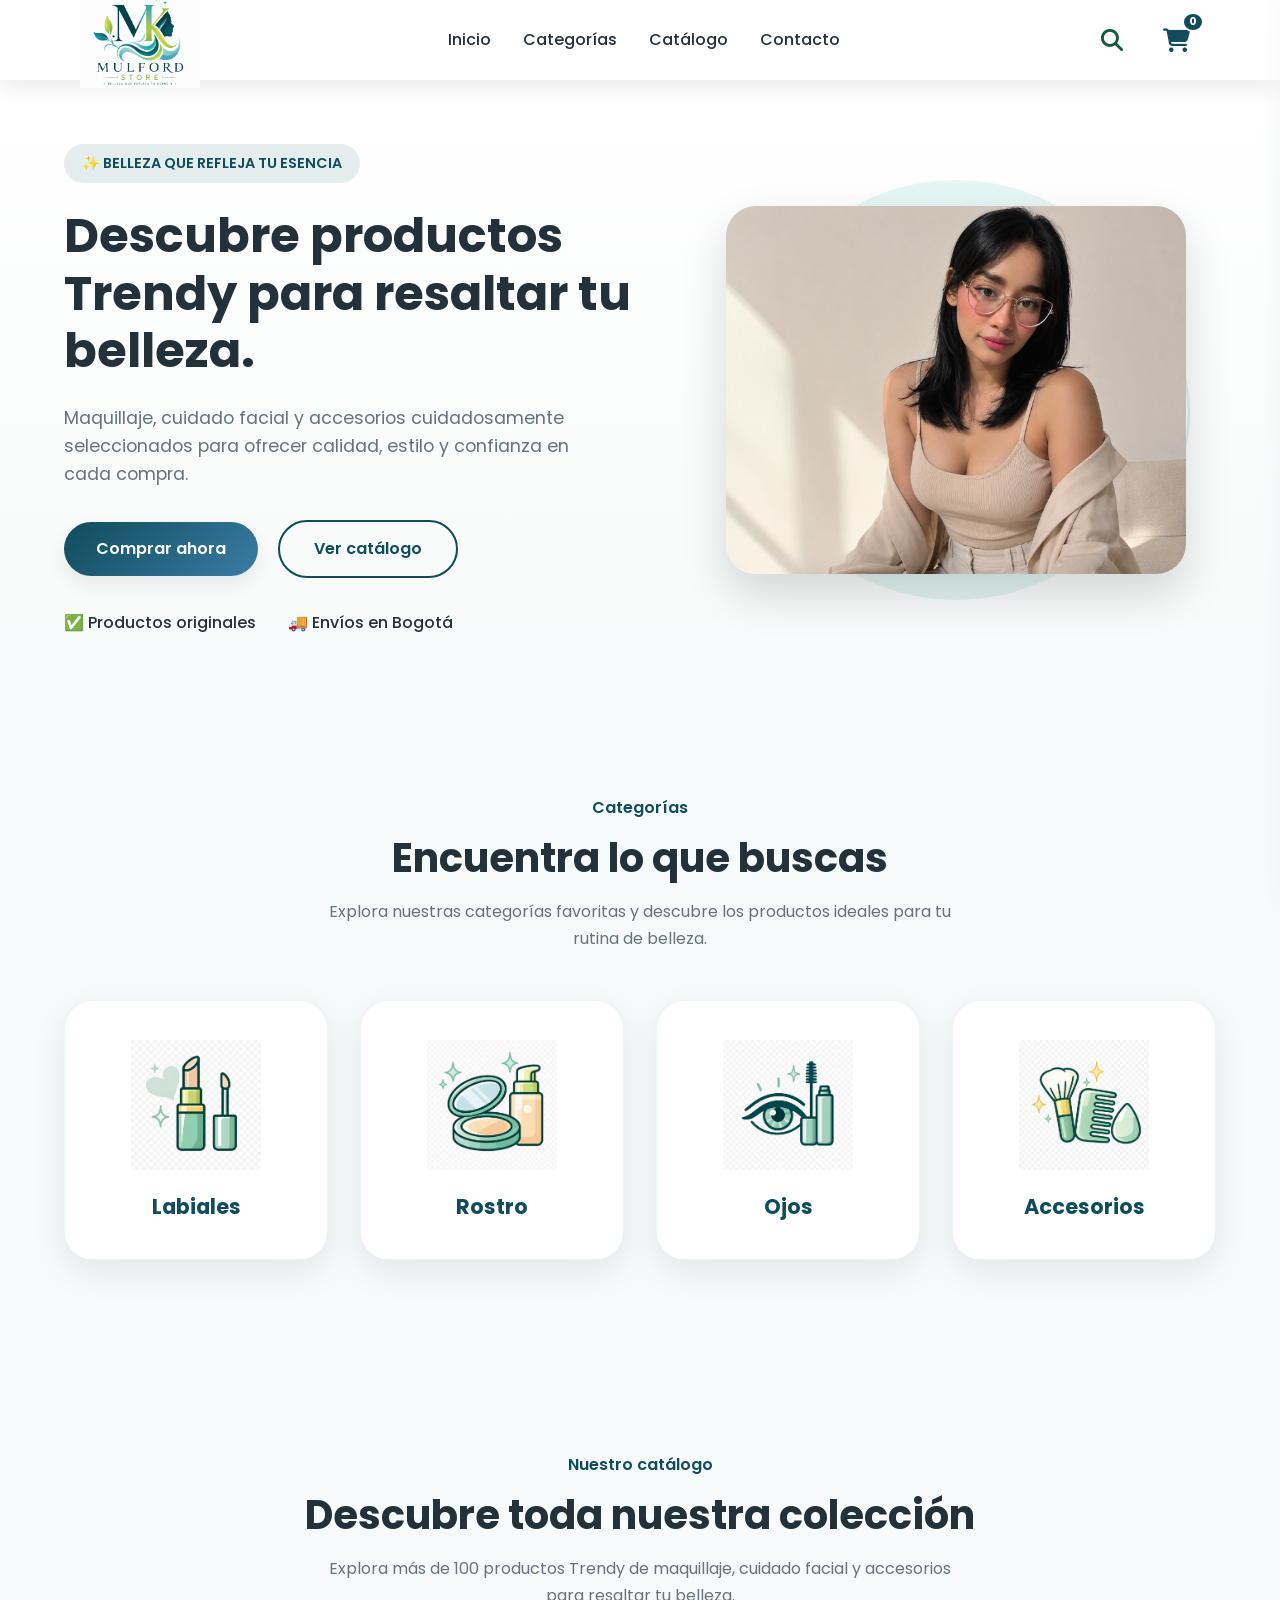
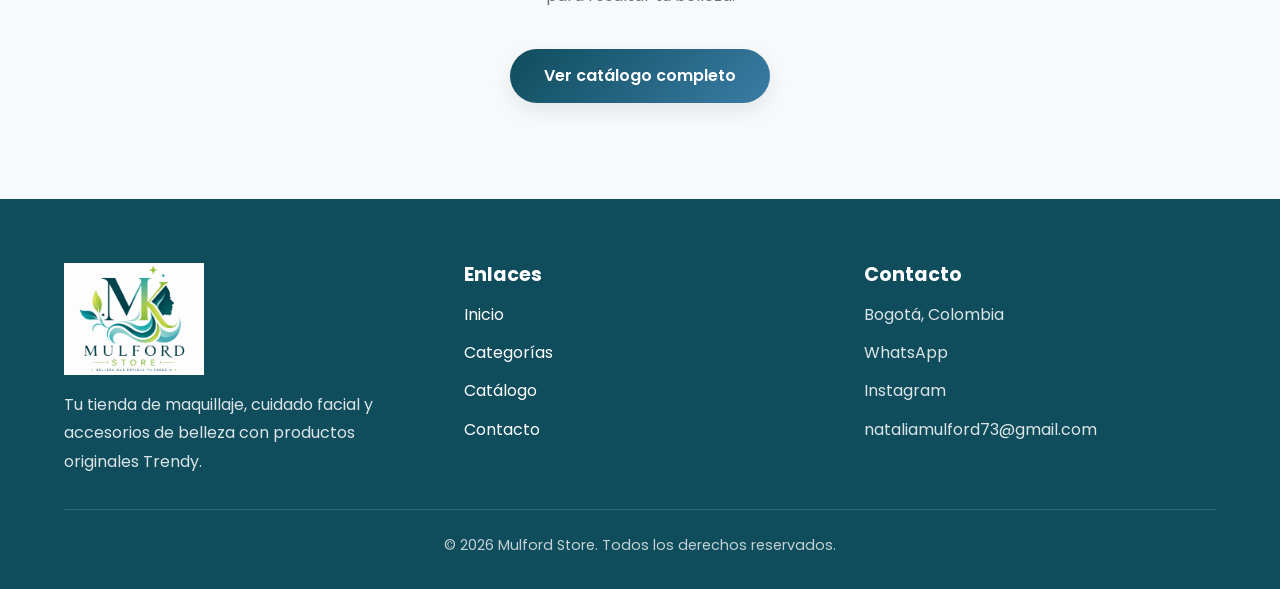
<file: index.html>
<!DOCTYPE html>
<html lang="es">

<head>

    <meta charset="UTF-8">
    <meta name="viewport" content="width=device-width, initial-scale=1.0">

    <title>Mulford Store</title>

    <meta name="description"
        content="Mulford Store - Tienda de maquillaje, cuidado facial y accesorios Trendy con envíos a toda Bogotá.">

    <meta name="keywords"
        content="maquillaje, Trendy, belleza, cosméticos, labiales, bases, Colombia">

    <meta name="author" content="Mulford Store">

    <link rel="icon" href="favicon.ico">

    <!-- CSS -->
    <link rel="stylesheet" href="./css/reset.css">
    <link rel="stylesheet" href="./css/variables.css">
    <link rel="stylesheet" href="./css/base.css">
    <link rel="stylesheet" href="./css/layout.css">
    <link rel="stylesheet" href="./css/components.css">
    <link rel="stylesheet" href="./css/responsive.css">

    <!-- Font Awesome -->
    <link rel="stylesheet"
        href="https://cdnjs.cloudflare.com/ajax/libs/font-awesome/6.7.2/css/all.min.css">

</head>


<body>


    <!-- =========================
         HEADER
    ========================== -->

    <header class="header">

        <div class="container">

            <nav class="navbar">

                <!-- LOGO -->

                <a href="index.html" class="logo">

                    <img
                        src="./assets/logos/logo-mulford.png"
                        alt="Logo Mulford Store">

                </a>


                <!-- MENÚ -->

                <ul class="nav-links" id="nav-menu">

                    <li>
                        <a href="index.html">
                            Inicio
                        </a>
                    </li>

                    <li>
                        <a href="categorias.html">
                            Categorías
                        </a>
                    </li>

                    <li>
                        <a href="catalogo.html">
                            Catálogo
                        </a>
                    </li>

                    <li>
                        <a href="#contacto">
                            Contacto
                        </a>
                    </li>

                </ul>


                <!-- ACCIONES -->

                <div class="nav-actions">

                    <!-- BUSCAR -->

                    <button
                        type="button"
                        class="icon-btn"
                        aria-label="Buscar">

                        <i class="fa-solid fa-magnifying-glass"></i>

                    </button>


                    <!-- CARRITO -->

                    <button
                        type="button"
                        class="icon-btn carrito-btn"
                        aria-label="Abrir carrito">

                        <i class="fa-solid fa-cart-shopping"></i>

                        <span
                            id="contador-carrito"
                            class="contador-carrito">
                            0
                        </span>

                    </button>


                    <!-- MENÚ MÓVIL -->

                    <button
                        type="button"
                        class="menu-toggle"
                        id="menu-toggle"
                        aria-label="Abrir menú">

                        <i class="fa-solid fa-bars"></i>

                    </button>

                </div>

            </nav>

        </div>

    </header>


    <!-- =========================
         MAIN
    ========================== -->

    <main id="inicio">


        <!-- =========================
             HERO
        ========================== -->

        <section class="hero">

            <div class="container">

                <div class="hero-content">


                    <span class="hero-badge">
                        ✨ BELLEZA QUE REFLEJA TU ESENCIA
                    </span>


                    <h1>
                        Descubre productos Trendy para resaltar tu belleza.
                    </h1>


                    <p>
                        Maquillaje, cuidado facial y accesorios cuidadosamente
                        seleccionados para ofrecer calidad, estilo y confianza
                        en cada compra.
                    </p>


                    <!-- BOTONES -->

                    <div class="hero-buttons">

                        <a
                            href="#productos"
                            class="btn btn-primary">

                            Comprar ahora

                        </a>


                        <a
                            href="catalogo.html"
                            class="btn btn-secondary">

                            Ver catálogo

                        </a>

                    </div>


                    <!-- INFORMACIÓN -->

                    <div class="hero-info">

                        <div>
                            ✅ Productos originales
                        </div>

                        <div>
                            🚚 Envíos en Bogotá
                        </div>

                    </div>

                </div>


                <!-- IMAGEN -->

                <div class="hero-image">

                    <img
                        src="./assets/images/hero-modelo.png"
                        alt="Modelo utilizando productos Mulford Store">

                </div>

            </div>

        </section>


        <!-- =========================
             CATEGORÍAS
        ========================== -->

        <section
            class="categories"
            id="categorias">

            <div class="container">


                <div class="section-title">

                    <span>
                        Categorías
                    </span>

                    <h2>
                        Encuentra lo que buscas
                    </h2>

                    <p>
                        Explora nuestras categorías favoritas y descubre
                        los productos ideales para tu rutina de belleza.
                    </p>

                </div>


                <!-- CATEGORÍAS -->

                <div class="categories-grid">


                    <!-- LABIOS -->

                    <a
                        href="catalogo.html?categoria=Labios"
                        class="category-card">

                        <img
                            src="./assets/images/icons/labiales.png"
                            alt="Labiales"
                            loading="lazy">

                        <h3>
                            Labiales
                        </h3>

                    </a>


                    <!-- ROSTRO -->

                    <a
                        href="catalogo.html?categoria=Bases"
                        class="category-card">

                        <img
                            src="./assets/images/icons/rostro.png"
                            alt="Productos para el rostro"
                            loading="lazy">

                        <h3>
                            Rostro
                        </h3>

                    </a>


                    <!-- OJOS -->

                    <a
                        href="catalogo.html?categoria=Ojos"
                        class="category-card">

                        <img
                            src="./assets/images/icons/ojos.png"
                            alt="Productos para los ojos"
                            loading="lazy">

                        <h3>
                            Ojos
                        </h3>

                    </a>


                    <!-- ACCESORIOS -->

                    <a
                        href="catalogo.html?categoria=Accesorios"
                        class="category-card">

                        <img
                            src="./assets/images/icons/accesorios.png"
                            alt="Accesorios de belleza"
                            loading="lazy">

                        <h3>
                            Accesorios
                        </h3>

                    </a>

                </div>

            </div>

        </section>


        <!-- =========================
             CATÁLOGO
        ========================== -->

        <section
            class="catalogo-preview"
            id="productos">

            <div class="container">


                <div class="section-title">

                    <span>
                        Nuestro catálogo
                    </span>

                    <h2>
                        Descubre toda nuestra colección
                    </h2>

                    <p>
                        Explora más de 100 productos Trendy de maquillaje,
                        cuidado facial y accesorios para resaltar tu belleza.
                    </p>

                </div>


                <div class="catalogo-preview-content">

                    <a
                        href="catalogo.html"
                        class="btn btn-primary">

                        Ver catálogo completo

                    </a>

                </div>

            </div>

        </section>

    </main>


    <!-- =========================
         FOOTER
    ========================== -->

    <footer
        class="footer"
        id="contacto">

        <div class="container">


            <div class="footer-content">


                <!-- MARCA -->

                <div class="footer-brand">

                    <img
                        src="./assets/logos/logo-mulford.png"
                        alt="Logo Mulford Store">

                    <p>
                        Tu tienda de maquillaje, cuidado facial y accesorios
                        de belleza con productos originales Trendy.
                    </p>

                </div>


                <!-- ENLACES -->

                <div class="footer-links">

                    <h3>
                        Enlaces
                    </h3>

                    <ul>

                        <li>
                            <a href="#inicio">
                                Inicio
                            </a>
                        </li>

                        <li>
                            <a href="#categorias">
                                Categorías
                            </a>
                        </li>

                        <li>
                            <a href="catalogo.html">
                                Catálogo
                            </a>
                        </li>

                        <li>
                            <a href="#contacto">
                                Contacto
                            </a>
                        </li>

                    </ul>

                </div>


                <!-- CONTACTO -->

                <div class="footer-contact">

                    <h3>
                        Contacto
                    </h3>

                    <p>
                        Bogotá, Colombia
                    </p>


                    <p>

                        <a href="https://wa.me/573224591010"
                            target="_blank"
                            rel="noopener noreferrer">

                            WhatsApp

                        </a>

                    </p>


                    <p>

                        <a href="https://instagram.com/mulfordstore"
                            target="_blank"
                            rel="noopener noreferrer">

                            Instagram

                        </a>

                    </p>


                    <p>
                        nataliamulford73@gmail.com
                    </p>

                </div>

            </div>


            <!-- COPYRIGHT -->

            <div class="footer-copy">

                <p>
                    © 2026 Mulford Store.
                    Todos los derechos reservados.
                </p>

            </div>

        </div>

    </footer>


    <!-- =========================
         CARRITO
    ========================== -->

    <aside
        id="carrito-panel"
        class="carrito-panel">


        <!-- HEADER CARRITO -->

        <div class="carrito-header">

            <h2>
                Mi carrito
            </h2>


            <button
                type="button"
                id="cerrar-carrito"
                class="cerrar-carrito"
                aria-label="Cerrar carrito">

                <i class="fa-solid fa-xmark"></i>

            </button>

        </div>


        <!-- PRODUCTOS DEL CARRITO -->

        <div
            id="lista-carrito"
            class="lista-carrito">

            <p class="carrito-vacio">
                Tu carrito está vacío.
            </p>

        </div>


        <!-- FOOTER CARRITO -->

        <div class="carrito-footer">

            <h3>

                Total:

                <span id="total-carrito">
                    $0
                </span>

            </h3>


            <button
                type="button"
                id="vaciar-carrito"
                class="btn btn-secondary">

                Vaciar carrito

            </button>


            <button
                type="button"
                id="finalizar-compra"
                class="btn btn-primary">

                Finalizar compra

            </button>

        </div>

    </aside>


    <!-- =========================
         JAVASCRIPT
    ========================== -->

    <script src="./js/app.js"></script>

    <script src="./js/productos.js"></script>


</body>

</html>
</file>
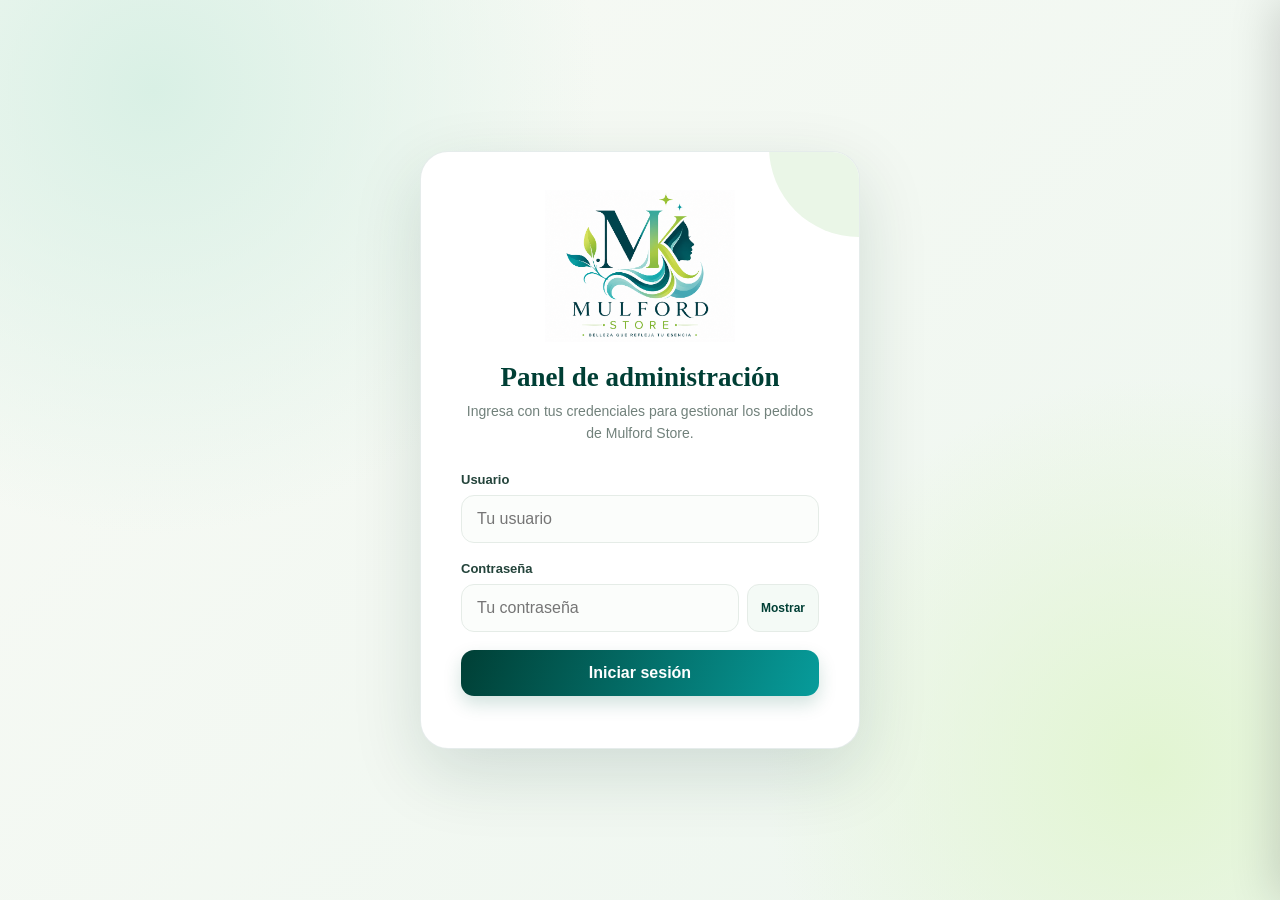
<file: admin.html>
<!DOCTYPE html>
<html lang="es">

<head>
    <meta charset="UTF-8">
    <meta name="viewport" content="width=device-width, initial-scale=1.0">
    <title>Pedidos | Mulford Kore</title>

    <style>
        :root {
            --forest: #003f35;
            --forest2: #075b4b;
            --teal: #079c9b;
            --lime: #9bcf32;
            --cream: #f7f8f1;
            --white: #fff;
            --ink: #142b27;
            --muted: #71817b;
            --line: #e5ece7;
            --shadow: 0 12px 32px rgba(0, 55, 43, .09);
            --pink: #fce8ef;
            --mint: #e6f5e9;
            --aqua: #e3f5f3;
            --gold: #fff3dc
        }

        * {
            box-sizing: border-box
        }

        html {
            scroll-behavior: smooth
        }

        body {
            margin: 0;
            font-family: Inter, Arial, Helvetica, sans-serif;
            color: var(--ink);
            background: var(--cream)
        }

        button,
        input,
        select {
            font: inherit
        }

        button {
            cursor: pointer
        }

        .oculto {
            display: none !important
        }

        /* LOGIN */
        #loginPantalla {
            min-height: 100vh;
            display: grid;
            place-items: center;
            padding: 28px;
            background: radial-gradient(circle at 12% 10%, #d9f0e5 0, transparent 32%), radial-gradient(circle at 90% 85%, #e2f5d2 0, transparent 28%), linear-gradient(135deg, #f8faf5, #edf6ef)
        }

        .login-tarjeta {
            width: min(100%, 440px);
            padding: 38px 40px;
            background: #fff;
            border: 1px solid rgba(0, 75, 58, .10);
            border-radius: 28px;
            box-shadow: 0 24px 70px rgba(0, 57, 43, .14);
            position: relative;
            overflow: hidden
        }

        .login-tarjeta:before {
            content: "";
            position: absolute;
            width: 180px;
            height: 180px;
            border-radius: 50%;
            background: #eaf6e7;
            right: -90px;
            top: -95px
        }

        .login-logo {
            display: block;
            width: 190px;
            max-height: 190px;
            object-fit: contain;
            margin: 0 auto 20px;
            position: relative
        }

        .login-tarjeta h1 {
            font-family: Georgia, serif;
            text-align: center;
            color: var(--forest);
            font-size: 27px;
            margin: 0 0 8px
        }

        .login-tarjeta>p {
            text-align: center;
            color: var(--muted);
            font-size: 14px;
            line-height: 1.55;
            margin: 0 0 28px
        }

        .campo {
            display: flex;
            flex-direction: column;
            gap: 8px;
            margin-bottom: 18px
        }

        .campo label {
            font-size: 13px;
            font-weight: 750;
            color: #24443b
        }

        .campo input {
            width: 100%;
            padding: 14px 15px;
            border: 1px solid var(--line);
            border-radius: 13px;
            background: #fbfdfb;
            outline: none;
            transition: .2s
        }

        .campo input:focus,
        .busqueda input:focus,
        .filtro-select:focus {
            border-color: var(--teal);
            box-shadow: 0 0 0 4px rgba(7, 156, 155, .10)
        }

        .password-wrap {
            display: flex;
            gap: 8px
        }

        .password-wrap input {
            flex: 1;
            min-width: 0
        }

        .ver-password {
            border: 1px solid var(--line);
            border-radius: 12px;
            background: #f4faf6;
            color: var(--forest);
            padding: 0 13px;
            font-size: 12px;
            font-weight: 700
        }

        .boton-principal {
            width: 100%;
            border: 0;
            padding: 14px 18px;
            border-radius: 13px;
            color: #fff;
            background: linear-gradient(110deg, var(--forest), var(--teal));
            font-weight: 750;
            box-shadow: 0 8px 18px rgba(0, 92, 72, .18);
            transition: transform .18s, filter .18s
        }

        .boton-principal:hover {
            filter: brightness(1.08);
            transform: translateY(-1px)
        }

        .boton-principal:disabled {
            opacity: .6;
            cursor: wait;
            transform: none
        }

        .mensaje {
            margin-top: 14px;
            font-size: 13px;
            line-height: 1.5
        }

        .mensaje.error {
            color: #b42318
        }

        .mensaje.exito {
            color: var(--forest2)
        }

        /* APP SHELL */
        #aplicacion {
            min-height: 100vh;
            display: grid;
            grid-template-columns: 258px minmax(0, 1fr)
        }

        .sidebar {
            position: sticky;
            top: 0;
            height: 100vh;
            min-height: 650px;
            padding: 22px 16px 18px;
            background: linear-gradient(180deg, #003b32, #005344 70%, #00382f);
            color: #fff;
            display: flex;
            flex-direction: column;
            overflow-y: auto
        }

        .sidebar-brand {
            display: flex;
            align-items: center;
            justify-content: center;
            min-height: 180px;
            padding: 0 10px 18px;
            border-bottom: 1px solid rgba(255, 255, 255, .2);
            margin-bottom: 22px
        }

        .sidebar-brand img {
            width: 190px;
            max-height: 170px;
            object-fit: contain;
            filter: drop-shadow(0 5px 12px rgba(0, 0, 0, .14))
        }

        .nav-label {
            font-size: 10px;
            letter-spacing: 2px;
            text-transform: uppercase;
            color: #a9d7c4;
            padding: 0 13px;
            margin: 0 0 10px
        }

        .sidebar-nav {
            display: grid;
            gap: 7px
        }

        .nav-link {
            display: flex;
            align-items: center;
            gap: 13px;
            padding: 13px 14px;
            border-radius: 14px;
            color: #eef8f1;
            text-decoration: none;
            font-size: 14px;
            font-weight: 650;
            transition: .18s
        }

        .nav-link .nav-icon {
            width: 22px;
            text-align: center;
            font-size: 18px
        }

        .nav-link:hover,
        .nav-link.active {
            background: linear-gradient(100deg, #d9f2a9, #b9e88e);
            color: #063e32;
            box-shadow: 0 5px 14px rgba(0, 0, 0, .12)
        }

        .sidebar-bottom {
            margin-top: auto;
            padding-top: 18px;
            border-top: 1px solid rgba(255, 255, 255, .2)
        }

        .main-area {
            min-width: 0
        }

        .barra-superior {
            min-height: 88px;
            display: flex;
            align-items: center;
            justify-content: space-between;
            gap: 20px;
            padding: 18px 34px;
            background: rgba(255, 255, 255, .9);
            border-bottom: 1px solid var(--line);
            backdrop-filter: blur(12px)
        }

        .top-title h1 {
            font-family: Georgia, serif;
            color: var(--forest);
            font-size: 27px;
            margin: 0 0 5px
        }

        .top-title p {
            margin: 0;
            color: var(--muted);
            font-size: 13px
        }

        .barra-derecha {
            display: flex;
            align-items: center;
            gap: 12px
        }

        .usuario-admin {
            padding: 9px 15px;
            border: 1px solid var(--line);
            border-radius: 999px;
            background: #f8fbf8;
            font-size: 13px;
            font-weight: 750;
            color: var(--forest)
        }

        .usuario-admin span {
            display: block;
            color: var(--muted);
            font-size: 11px;
            font-weight: 500;
            margin-top: 2px
        }

        .boton-secundario {
            padding: 10px 14px;
            background: #fff;
            color: var(--forest);
            border: 1px solid #dce9e1;
            border-radius: 11px;
            font-weight: 700;
            transition: .18s
        }

        .boton-secundario:hover {
            background: #eaf6ee;
            border-color: #b8d9c5
        }

        .contenido {
            padding: 30px 34px 44px;
            max-width: 1700px;
            margin: 0 auto
        }

        .encabezado-pagina {
            margin-bottom: 22px
        }

        .encabezado-pagina h2 {
            margin: 0 0 7px;
            font-size: 23px;
            color: #173b31
        }

        .encabezado-pagina p {
            margin: 0;
            color: var(--muted);
            font-size: 14px
        }

        /* KPI CARDS */
        .resumen {
            display: grid;
            grid-template-columns: repeat(4, minmax(0, 1fr));
            gap: 16px;
            margin-bottom: 24px
        }

        .resumen-card {
            position: relative;
            overflow: hidden;
            padding: 20px 21px;
            background: #fff;
            border: 1px solid rgba(0, 75, 58, .07);
            border-radius: 19px;
            box-shadow: var(--shadow);
            min-height: 120px
        }

        .resumen-card:after {
            content: "";
            position: absolute;
            width: 88px;
            height: 88px;
            border-radius: 50%;
            right: -28px;
            bottom: -38px;
            background: rgba(255, 255, 255, .52)
        }

        .resumen-card span {
            display: block;
            color: #53665e;
            font-size: 13px;
            font-weight: 650;
            margin-bottom: 13px
        }

        .resumen-card strong {
            font-size: 31px;
            letter-spacing: -.7px;
            color: var(--forest)
        }

        .resumen-card:nth-child(1) {
            background: linear-gradient(135deg, #eff9e9, #dff1d9)
        }

        .resumen-card:nth-child(2) {
            background: linear-gradient(135deg, #fff1f4, #fbe4eb)
        }

        .resumen-card:nth-child(3) {
            background: linear-gradient(135deg, #eaf8f6, #d9f1ed)
        }

        .resumen-card:nth-child(4) {
            background: linear-gradient(135deg, #fff8e9, #fff0d5)
        }

        /* ORDERS */
        .pedidos-contenedor {
            background: #fff;
            border: 1px solid rgba(0, 75, 58, .08);
            border-radius: 20px;
            overflow: hidden;
            box-shadow: var(--shadow)
        }

        .pedidos-titulo {
            display: flex;
            align-items: center;
            justify-content: space-between;
            gap: 12px;
            padding: 21px 22px 8px
        }

        .pedidos-titulo h3 {
            margin: 0;
            color: var(--forest);
            font-family: Georgia, serif;
            font-size: 20px
        }

        .herramientas {
            display: flex;
            align-items: center;
            justify-content: space-between;
            flex-wrap: wrap;
            gap: 14px;
            padding: 15px 22px 19px;
            border-bottom: 1px solid var(--line)
        }

        .busqueda {
            flex: 1;
            min-width: 220px;
            max-width: 430px
        }

        .busqueda input {
            width: 100%;
            padding: 12px 15px;
            border: 1px solid var(--line);
            border-radius: 12px;
            background: #fbfdfb;
            outline: none
        }

        .filtros {
            display: flex;
            flex-wrap: wrap;
            gap: 7px
        }

        .filtro-boton {
            border: 1px solid var(--line);
            background: #f8faf8;
            padding: 9px 12px;
            border-radius: 999px;
            font-size: 11px;
            font-weight: 700;
            color: #53665e;
            transition: .18s
        }

        .filtro-boton:hover {
            border-color: #8ec8a5
        }

        .filtro-boton.activo {
            color: #fff;
            background: var(--forest2);
            border-color: var(--forest2);
            box-shadow: 0 4px 10px rgba(0, 80, 59, .16)
        }

        .tabla-scroll {
            overflow-x: auto
        }

        table {
            width: 100%;
            border-collapse: collapse;
            min-width: 850px
        }

        thead {
            background: #f3f8f4
        }

        th {
            padding: 15px 16px;
            text-align: left;
            font-size: 11px;
            letter-spacing: .4px;
            text-transform: uppercase;
            color: #5a7067;
            white-space: nowrap
        }

        td {
            padding: 15px 16px;
            border-top: 1px solid #edf1ee;
            font-size: 13px;
            vertical-align: middle
        }

        tbody tr {
            transition: background .15s
        }

        tbody tr:hover {
            background: #f7fbf7
        }

        tbody tr.seleccionado {
            background: #e9f7ec
        }

        .pedido-numero {
            color: var(--forest2);
            font-weight: 800
        }

        .cliente-nombre {
            font-weight: 750
        }

        .texto-secundario {
            display: block;
            margin-top: 4px;
            color: var(--muted);
            font-size: 12px
        }

        .estado {
            display: inline-block;
            padding: 7px 11px;
            border-radius: 999px;
            font-size: 11px;
            font-weight: 750;
            white-space: nowrap
        }

        .estado-pendiente {
            background: #fff0c8;
            color: #855700
        }

        .estado-confirmado {
            background: #d9f5df;
            color: #126238
        }

        .estado-enviado {
            background: #dcecff;
            color: #0755a4
        }

        .estado-entregado {
            background: #c9f5d3;
            color: #075c2c
        }

        .estado-cancelado {
            background: #ffe1df;
            color: #a5221b
        }

        .boton-ver {
            border: 1px solid #d6e8dc;
            background: #f6fbf7;
            border-radius: 10px;
            padding: 8px 12px;
            color: var(--forest2);
            font-weight: 750
        }

        .boton-ver:hover {
            background: #e4f4e8
        }

        .tabla-vacia {
            padding: 40px 20px;
            text-align: center;
            color: var(--muted)
        }

        .pie-tabla {
            display: flex;
            align-items: center;
            justify-content: space-between;
            gap: 12px;
            padding: 16px 22px;
            border-top: 1px solid var(--line);
            color: var(--muted);
            font-size: 12px
        }

        /* ORDER DETAIL DRAWER */
        .panel-fondo {
            position: fixed;
            inset: 0;
            z-index: 1000;
            background: rgba(0, 28, 22, .42);
            opacity: 0;
            visibility: hidden;
            transition: .2s
        }

        .panel-fondo.abierto {
            opacity: 1;
            visibility: visible
        }

        .panel-lateral {
            position: fixed;
            z-index: 1001;
            top: 0;
            right: 0;
            width: min(510px, 100%);
            height: 100dvh;
            display: flex;
            flex-direction: column;
            background: #fff;
            box-shadow: -15px 0 45px rgba(0, 0, 0, .16);
            transform: translateX(102%);
            transition: transform .25s ease
        }

        .panel-lateral.abierto {
            transform: translateX(0)
        }

        .panel-cabecera {
            display: flex;
            align-items: center;
            justify-content: space-between;
            gap: 12px;
            padding: 22px 24px;
            border-bottom: 1px solid var(--line);
            background: #f6faf6
        }

        .panel-cabecera h2 {
            margin: 0;
            color: var(--forest);
            font-family: Georgia, serif;
            font-size: 21px
        }

        .cerrar-panel {
            width: 38px;
            height: 38px;
            border: 1px solid var(--line);
            background: white;
            border-radius: 12px;
            font-size: 22px;
            color: var(--forest)
        }

        .panel-contenido {
            flex: 1;
            overflow-y: auto;
            padding: 24px
        }

        .pedido-panel-titulo {
            display: flex;
            justify-content: space-between;
            align-items: flex-start;
            gap: 12px;
            margin-bottom: 12px
        }

        .pedido-panel-titulo h3 {
            margin: 0;
            font-size: 23px
        }

        .seccion-panel {
            padding: 20px 0;
            border-bottom: 1px solid var(--line)
        }

        .seccion-panel h4 {
            margin: 0 0 15px;
            font-size: 15px;
            color: var(--forest)
        }

        .dato-fila {
            display: flex;
            justify-content: space-between;
            gap: 14px;
            margin: 11px 0;
            font-size: 13px;
            line-height: 1.5
        }

        .dato-fila .etiqueta {
            color: var(--muted)
        }

        .dato-fila .valor {
            text-align: right;
            overflow-wrap: anywhere
        }

        .productos-lista {
            display: flex;
            flex-direction: column;
            gap: 12px
        }

        .producto-fila {
            display: flex;
            align-items: center;
            justify-content: space-between;
            gap: 12px;
            padding: 13px;
            background: #f5faf6;
            border-radius: 12px;
            font-size: 13px
        }

        .producto-fila small {
            display: block;
            margin-top: 4px;
            color: var(--muted)
        }

        .total-fila {
            font-size: 18px;
            font-weight: 800;
            color: var(--forest2)
        }

        .panel-acciones {
            padding: 20px 24px;
            border-top: 1px solid var(--line);
            background: #fbfdfb
        }

        .panel-acciones label {
            display: block;
            font-size: 12px;
            font-weight: 750;
            margin-bottom: 8px
        }

        .panel-acciones select {
            width: 100%;
            padding: 12px;
            border: 1px solid var(--line);
            border-radius: 11px;
            margin-bottom: 12px;
            background: white
        }

        .panel-acciones .boton-principal {
            margin-bottom: 9px
        }

        #mensajePanel {
            font-size: 12px;
            line-height: 1.5
        }

        /* DASHBOARD VISUAL */
        .dashboard-grid{display:grid;grid-template-columns:minmax(0,1.45fr) minmax(280px,1fr);gap:18px;margin:0 0 20px}
        .dashboard-card{background:#fff;border:1px solid rgba(0,75,58,.08);border-radius:21px;padding:22px;box-shadow:var(--shadow);min-width:0}
        .dashboard-card-heading{display:flex;align-items:center;justify-content:space-between;gap:12px;margin-bottom:18px}
        .dashboard-card-heading h3{margin:5px 0 0;color:var(--forest);font-family:Georgia,serif;font-size:20px}
        .eyebrow{font-size:10px;letter-spacing:1.8px;font-weight:800;color:#7a9388}
        .icono-card{width:42px;height:42px;display:grid;place-items:center;border-radius:14px;background:#e5f5e9;color:#08764f;font-size:24px}
        .icono-card.aqua{background:#e2f5f3;color:#078b88}
        .grafica-pedidos{height:205px;display:flex;align-items:flex-end;gap:clamp(7px,2vw,18px);padding:15px 5px 0;border-bottom:1px solid #e7eee9}
        .barra-dia{flex:1;min-width:0;height:100%;display:flex;flex-direction:column;justify-content:flex-end;align-items:center;gap:8px}
        .barra-dia .barra-valor{width:min(100%,42px);min-height:3px;border-radius:9px 9px 3px 3px;background:linear-gradient(180deg,#20b4a0,#075b4b);box-shadow:0 5px 12px rgba(7,91,75,.16);transition:height .25s}
        .barra-dia strong{font-size:11px;color:#36554a;font-weight:700}
        .barra-dia small{font-size:10px;color:#819087}
        .estado-vacio-grafica{margin:auto;color:var(--muted);font-size:13px;text-align:center}
        .nota-dashboard{margin:12px 0 0;color:#87958e;font-size:11px}
        .distribucion-pedidos{display:grid;gap:14px}
        .estado-resumen{display:grid;grid-template-columns:105px 1fr 28px;align-items:center;gap:10px;font-size:12px;color:#52665d}
        .estado-track{height:9px;border-radius:99px;background:#edf2ee;overflow:hidden}
        .estado-fill{height:100%;border-radius:99px;background:linear-gradient(90deg,#13a88f,#8fcf42)}
        .estado-resumen strong{text-align:right;color:var(--forest)}
        .enlace-dashboard{margin-top:20px;border:0;background:transparent;color:var(--forest2);font-weight:800;padding:8px 0}
        .enlace-dashboard span{font-size:18px;margin-left:5px}
        .acciones-dashboard{margin:0 0 22px;padding:21px 22px;background:linear-gradient(115deg,#f4faf3,#fff);border:1px solid #e5eee6;border-radius:21px;box-shadow:var(--shadow)}
        .acciones-dashboard .dashboard-card-heading{margin-bottom:14px}
        .acciones-grid{display:grid;grid-template-columns:repeat(3,minmax(0,1fr));gap:13px}
        .accion-tile{display:flex;flex-direction:column;align-items:flex-start;gap:7px;text-align:left;border:1px solid transparent;border-radius:16px;padding:17px;background:#eaf7e9;color:#174a39;transition:transform .18s,box-shadow .18s}
        .accion-tile:hover{transform:translateY(-3px);box-shadow:0 9px 20px rgba(0,60,45,.10)}
        .accion-tile strong{font-size:14px}.accion-tile small{font-size:11px;color:#63766c}
        .accion-icono{font-size:25px;font-weight:800}
        .accion-rosa{background:#fff0f3;color:#9d3d5b}.accion-aqua{background:#e5f6f3;color:#087a76}
        .tabla-scroll{overflow-x:auto}
        @media(max-width:900px){.dashboard-grid{grid-template-columns:1fr}}
        @media(max-width:700px){.dashboard-card{padding:17px}.acciones-dashboard{padding:16px}.acciones-grid{grid-template-columns:1fr}.grafica-pedidos{height:175px}.estado-resumen{grid-template-columns:90px 1fr 24px}}

        @media(max-width:1100px) {
            #aplicacion {
                grid-template-columns: 220px minmax(0, 1fr)
            }

            .sidebar-brand img {
                width: 165px
            }

            .contenido {
                padding: 24px 20px
            }

            .barra-superior {
                padding: 16px 20px
            }

            .resumen {
                grid-template-columns: repeat(2, minmax(0, 1fr))
            }
        }

        @media(max-width:700px) {
            #aplicacion {
                grid-template-columns: 1fr
            }

            .sidebar {
                position: relative;
                height: auto;
                min-height: 0;
                padding: 12px 14px
            }

            .sidebar-brand {
                min-height: 0;
                border: 0;
                margin: 0;
                padding: 0 0 10px
            }

            .sidebar-brand img {
                width: 112px;
                height: 76px;
                object-fit: contain
            }

            .nav-label,
            .sidebar-bottom {
                display: none
            }

            .sidebar-nav {
                display: flex;
                overflow-x: auto;
                gap: 6px;
                padding-bottom: 2px
            }

            .nav-link {
                white-space: nowrap;
                padding: 10px 12px;
                font-size: 12px
            }

            .nav-link .nav-icon {
                font-size: 15px
            }

            .barra-superior {
                align-items: flex-start;
                flex-direction: column;
                gap: 12px;
                padding: 16px
            }

            .barra-derecha {
                width: 100%;
                justify-content: space-between;
                flex-wrap: wrap
            }

            .contenido {
                padding: 18px 12px 30px
            }

            .encabezado-pagina h2 {
                font-size: 21px
            }

            .resumen {
                gap: 9px
            }

            .resumen-card {
                padding: 14px;
                min-height: 100px;
                border-radius: 15px
            }

            .resumen-card span {
                font-size: 11px;
                margin-bottom: 9px
            }

            .resumen-card strong {
                font-size: 24px
            }

            .pedidos-titulo {
                padding: 17px 14px 7px
            }

            .herramientas {
                padding: 12px 14px
            }

            .busqueda {
                min-width: 100%;
                max-width: none
            }

            .filtros {
                width: 100%
            }

            .filtro-boton {
                flex: 1;
                padding: 8px 7px
            }

            .pie-tabla {
                padding: 13px 14px;
                align-items: flex-start;
                flex-direction: column
            }

            .panel-cabecera,
            .panel-contenido,
            .panel-acciones {
                padding-left: 18px;
                padding-right: 18px
            }
        }

        .admin-page{display:none}.admin-page.activa{display:block}
        .sidebar-nav .nav-link{cursor:pointer}
        .kpi-grid{display:grid;grid-template-columns:repeat(auto-fit,minmax(180px,1fr));gap:16px;margin:20px 0}
        .kpi-box,.admin-box{background:#fff;border:1px solid #e5eee8;border-radius:18px;padding:20px;box-shadow:0 8px 24px rgba(20,65,48,.05)}
        .kpi-box span{display:block;color:#718078;font-size:13px}.kpi-box strong{display:block;font-size:25px;color:#164d3c;margin-top:8px}
        .admin-toolbar{display:flex;gap:12px;flex-wrap:wrap;align-items:center;justify-content:space-between;margin:18px 0}
        .admin-toolbar input,.admin-toolbar select,.admin-form input,.admin-form select{padding:11px 13px;border:1px solid #dce7df;border-radius:10px;background:#fff;min-width:150px}
        .admin-table{width:100%;border-collapse:collapse;min-width:700px}.admin-table th,.admin-table td{padding:13px;text-align:left;border-bottom:1px solid #edf1ed;font-size:13px}.admin-table th{color:#65766c;background:#f7faf7}
        .admin-table-wrap{overflow:auto}.admin-btn{border:0;border-radius:10px;padding:10px 14px;cursor:pointer;font-weight:600;background:#174f3e;color:white}.admin-btn.light{background:#eaf3ed;color:#174f3e}.admin-btn.danger{background:#fff0ed;color:#a63d2e}
        .admin-form{display:grid;grid-template-columns:repeat(2,minmax(0,1fr));gap:12px}.admin-form label{display:grid;gap:6px;font-size:13px;color:#5c6b62}.admin-form .full{grid-column:1/-1}
        .stock-badge{padding:5px 9px;border-radius:20px;font-size:12px;background:#eaf5ed;color:#246644}.stock-badge.low{background:#fff4df;color:#93620a}.stock-badge.out{background:#ffebe8;color:#a33b2e}
        .bars{display:flex;align-items:end;gap:12px;height:190px;padding:16px 4px 0;border-bottom:1px solid #e8eee9}.bar-col{flex:1;min-width:0;text-align:center;font-size:11px;color:#718078}.bar{background:linear-gradient(180deg,#8fcf78,#1c6a4c);border-radius:8px 8px 0 0;min-height:3px;margin-bottom:7px}.bar.money{background:linear-gradient(180deg,#9dc9bd,#287b70)}
        @media(max-width:650px){.admin-form{grid-template-columns:1fr}.admin-form .full{grid-column:auto}}
    </style>
</head>

<body>
    <!-- ACCESO ADMINISTRATIVO -->
    <section id="loginPantalla">
        <div class="login-tarjeta">
            <img class="login-logo" src="./assets/logos/logo-mulford.png" alt="Logo oficial Mulford Store">
            <h1>Panel de administración</h1>
            <p>Ingresa con tus credenciales para gestionar los pedidos de Mulford Store.</p>
            <form id="loginFormulario">
                <div class="campo">
                    <label for="usuario">Usuario</label>
                    <input id="usuario" name="usuario" autocomplete="username" placeholder="Tu usuario" required>
                </div>
                <div class="campo">
                    <label for="password">Contraseña</label>
                    <div class="password-wrap">
                        <input id="password" name="password" type="password" autocomplete="current-password"
                            placeholder="Tu contraseña" required>
                        <button class="ver-password" id="verPassword" type="button"
                            aria-label="Mostrar contraseña">Mostrar</button>
                    </div>
                </div>
                <button class="boton-principal" id="botonLogin" type="submit">Iniciar sesión</button>
                <div id="mensajeLogin" class="mensaje" role="status" aria-live="polite"></div>
            </form>
        </div>
    </section>

    <!-- PANEL ADMINISTRATIVO -->
    <div id="aplicacion" class="oculto">
        <aside class="sidebar">
            <div class="sidebar-brand"><img src="./assets/logos/logo-mulford.png" alt="Mulford Store"></div>
            <p class="nav-label">Administración</p>
            <nav class="sidebar-nav" aria-label="Navegación administrativa">
                <a class="nav-link" href="#inicio"><span class="nav-icon">⌂</span>Inicio</a>
                <a class="nav-link active" href="#panelInicio" data-page="panelInicio"><span class="nav-icon">⌂</span>Resumen</a>
                <a class="nav-link" href="#pedidos" data-page="panelPedidos"><span class="nav-icon">🛒</span>Pedidos</a>
                <a class="nav-link" href="#inventario" data-page="panelInventario"><span class="nav-icon">▤</span>Inventario</a>
                <a class="nav-link" href="#productos" data-page="panelProductos"><span class="nav-icon">✚</span>Productos</a>
                <a class="nav-link" href="#ventas" data-page="panelVentas"><span class="nav-icon">$</span>Ventas</a>
            </nav>
            <div class="sidebar-bottom">
                <button class="nav-link" id="botonCerrarSesion" type="button"
                    style="width:100%;border:0;background:transparent;text-align:left"><span
                        class="nav-icon">⇥</span>Cerrar sesión</button>
            </div>
        </aside>

        <div class="main-area" id="inicio">
            <header class="barra-superior">
                <div class="top-title">
                    <h1>Panel de Administrador</h1>
                    <p>Gestiona pedidos de Mulford Store.</p>
                </div>
                <div class="barra-derecha">
                    <div class="usuario-admin"><strong id="nombreAdmin">Administradora</strong><span>Sesión
                            administrativa</span></div>
                    <button class="boton-secundario" id="botonRecargar" type="button">↻ &nbsp;Actualizar</button>
                </div>
            </header>

            <main class="contenido">
                <div id="panelInicio" class="admin-page activa">
                <section class="encabezado-pagina">
                    <h2>Resumen de pedidos</h2>
                    <p>Consulta el estado de tus ventas y administra cada pedido.</p>
                </section>

                <section class="resumen" aria-label="Resumen de pedidos">
                    <article class="resumen-card"><span>Total de pedidos</span><strong id="totalPedidos">0</strong>
                    </article>
                    <article class="resumen-card"><span>Pendientes</span><strong id="totalPendientes">0</strong>
                    </article>
                    <article class="resumen-card"><span>Pagos confirmados</span><strong id="totalConfirmados">0</strong>
                    </article>
                    <article class="resumen-card"><span>Enviados</span><strong id="totalEnviados">0</strong></article>
                </section>

                <section class="dashboard-grid" aria-label="Resumen visual de actividad">
                    <article class="dashboard-card grafica-card">
                        <div class="dashboard-card-heading">
                            <div>
                                <span class="eyebrow">ACTIVIDAD COMERCIAL</span>
                                <h3>Pedidos de los últimos 7 días</h3>
                            </div>
                            <span class="icono-card">▥</span>
                        </div>
                        <div id="graficaPedidos" class="grafica-pedidos" aria-live="polite">
                            <p class="estado-vacio-grafica">Los datos aparecerán cuando se carguen los pedidos.</p>
                        </div>
                        <p class="nota-dashboard">La gráfica se calcula con los pedidos reales devueltos por la API.</p>
                    </article>

                    <article class="dashboard-card actividad-card">
                        <div class="dashboard-card-heading">
                            <div>
                                <span class="eyebrow">ESTADO ACTUAL</span>
                                <h3>Distribución de pedidos</h3>
                            </div>
                            <span class="icono-card aqua">◈</span>
                        </div>
                        <div id="distribucionPedidos" class="distribucion-pedidos">
                            <p class="texto-secundario">Esperando datos de la API.</p>
                        </div>
                        <button class="enlace-dashboard" type="button" id="irPedidos">Gestionar pedidos <span>→</span></button>
                    </article>
                </section>

                <section class="acciones-dashboard" aria-label="Accesos rápidos">
                    <div class="dashboard-card-heading">
                        <div>
                            <span class="eyebrow">GESTIÓN DE LA TIENDA</span>
                            <h3>Accesos rápidos</h3>
                        </div>
                    </div>
                    <div class="acciones-grid">
                        <button class="accion-tile accion-verde" type="button" data-accion="pedidos">
                            <span class="accion-icono">＋</span><strong>Revisar pedidos</strong><small>Consultar compras y pagos</small>
                        </button>
                        <button class="accion-tile accion-rosa" type="button" data-accion="pendientes">
                            <span class="accion-icono">◷</span><strong>Ver pendientes</strong><small>Pedidos por gestionar</small>
                        </button>
                        <button class="accion-tile accion-aqua" type="button" id="accionActualizar">
                            <span class="accion-icono">↻</span><strong>Actualizar datos</strong><small>Consultar la información más reciente</small>
                        </button>
                    </div>
                </section>

                <section class="pedidos-contenedor" id="pedidos">
                    <div class="pedidos-titulo">
                        <h3>Últimos pedidos</h3>
                    </div>
                    <div class="herramientas">
                        <div class="busqueda">
                            <input id="buscarPedido" type="search"
                                placeholder="Buscar por pedido, cédula, cliente o teléfono..."
                                aria-label="Buscar pedidos">
                        </div>
                        <div class="filtros" id="filtrosEstados">
                            <button class="filtro-boton activo" data-estado="Todos" type="button">Todos</button>
                            <button class="filtro-boton" data-estado="Pendiente" type="button">Pendientes</button>
                            <button class="filtro-boton" data-estado="Confirmado" type="button">Confirmados</button>
                            <button class="filtro-boton" data-estado="Enviado" type="button">Enviados</button>
                            <button class="filtro-boton" data-estado="Entregado" type="button">Entregados</button>
                            <button class="filtro-boton" data-estado="Cancelado" type="button">Cancelados</button>
                        </div>
                    </div>
                    <div class="tabla-scroll">
                        <table>
                            <thead>
                                <tr>
                                    <th>Pedido</th>
                                    <th>Fecha</th>
                                    <th>Cliente</th>
                                    <th>Total</th>
                                    <th>Método de pago</th>
                                    <th>Estado</th>
                                    <th>Detalle</th>
                                </tr>
                            </thead>
                            <tbody id="tablaPedidos"></tbody>
                        </table>
                    </div>
                    <div id="tablaVacia" class="tabla-vacia oculto">No hay pedidos que coincidan con la búsqueda.</div>
                    <div class="pie-tabla"><span id="contadorPedidos">0 pedidos</span><span>Selecciona «Ver detalle»
                            para consultar o actualizar un pedido.</span></div>
                    <div id="mensajeGeneral" class="mensaje" role="status" aria-live="polite"
                        style="padding:0 22px 16px"></div>
                </section>
                </div>
                <section id="panelPedidos" class="admin-page">
                    <div class="encabezado-pagina"><h2>Gestión de pedidos</h2><p>Consulta compras, pagos y estados.</p></div>
                    <div id="pedidosMount"></div>
                </section>
                <section id="panelInventario" class="admin-page">
                    <div class="encabezado-pagina"><h2>Inventario</h2><p>Existencias actuales y alertas de agotados.</p></div>
                    <div class="kpi-grid"><article class="kpi-box"><span>Productos registrados</span><strong id="invTotal">0</strong></article><article class="kpi-box"><span>Unidades disponibles</span><strong id="invUnidades">0</strong></article><article class="kpi-box"><span>Agotados</span><strong id="invAgotados">0</strong></article><article class="kpi-box"><span>Bajo stock (≤ 5)</span><strong id="invBajo">0</strong></article></div>
                    <div class="admin-box"><div class="admin-toolbar"><input id="buscarInventario" placeholder="Buscar producto o referencia"><select id="filtroStock"><option value="todos">Todos</option><option value="agotado">Agotados</option><option value="bajo">Bajo stock</option><option value="disponible">Disponibles</option></select><button class="admin-btn light" id="recargarInventario">Actualizar inventario</button></div><div class="admin-table-wrap"><table class="admin-table"><thead><tr><th>Producto</th><th>Referencia</th><th>Tono</th><th>Categoría</th><th>Precio</th><th>Stock</th><th>Estado</th></tr></thead><tbody id="tablaInventario"></tbody></table></div></div>
                </section>
                <section id="panelProductos" class="admin-page">
                    <div class="encabezado-pagina"><h2>Administración de productos</h2><p>Crea y modifica el catálogo conectado a SQL Server.</p></div>
                    <div class="admin-box" style="margin-bottom:18px"><h3 id="tituloFormularioProducto">Registrar producto</h3><form id="formProducto" class="admin-form"><input type="hidden" id="productoId"><label>Nombre<input id="prodNombre" required maxlength="150"></label><label>Categoría<input id="prodCategoria" required></label><label>Referencia<input id="prodReferencia" required></label><label>Tono<input id="prodTono"></label><label>Precio (COP)<input id="prodPrecio" type="number" min="1" step="0.01" required></label><label>Stock<input id="prodStock" type="number" min="0" step="1" required></label><label class="full">URL o ruta de imagen<input id="prodImagen" placeholder="assets/productos/imagen.png"></label><div class="full" style="display:flex;gap:10px;flex-wrap:wrap"><button class="admin-btn" type="submit">Guardar producto</button><button class="admin-btn light" type="button" id="limpiarProducto">Limpiar</button><span id="mensajeProducto" role="status"></span></div></form></div>
                    <div class="admin-box"><div class="admin-toolbar"><input id="buscarProductos" placeholder="Buscar producto"><button class="admin-btn light" id="recargarProductos">Actualizar lista</button></div><div class="admin-table-wrap"><table class="admin-table"><thead><tr><th>Producto</th><th>Referencia</th><th>Tono</th><th>Precio</th><th>Stock</th><th>Acciones</th></tr></thead><tbody id="tablaProductos"></tbody></table></div></div>
                </section>
                <section id="panelVentas" class="admin-page">
                    <div class="encabezado-pagina"><h2>Ventas e ingresos</h2><p>Los ingresos excluyen pedidos pendientes y cancelados.</p></div>
                    <div class="kpi-grid"><article class="kpi-box"><span>Ingresos confirmados</span><strong id="ventasIngresos">$0</strong></article><article class="kpi-box"><span>Pedidos pagados</span><strong id="ventasPedidos">0</strong></article><article class="kpi-box"><span>Ticket promedio</span><strong id="ventasTicket">$0</strong></article><article class="kpi-box"><span>Unidades vendidas</span><strong id="ventasUnidades">0</strong></article></div>
                    <div class="admin-box" style="margin-bottom:18px"><h3>Ingresos confirmados por día · últimos 7 días</h3><div id="graficaIngresos" class="bars"></div></div>
                    <div class="admin-box"><h3>Pedidos por día · últimos 7 días</h3><div id="graficaOrdenes" class="bars"></div><p style="font-size:12px;color:#718078">Cuenta todos los pedidos registrados, incluidos los cancelados. No representa ventas ni dinero recibido.</p></div>
                </section>
            </main>
        </div>
    </div>

    <!-- DETALLE DEL PEDIDO -->
    <div id="panelFondo" class="panel-fondo"></div>
    <aside id="panelLateral" class="panel-lateral" aria-label="Detalle del pedido" aria-hidden="true">
        <div class="panel-cabecera">
            <h2>Detalle del pedido</h2><button id="cerrarPanel" class="cerrar-panel" aria-label="Cerrar panel"
                type="button">×</button>
        </div>
        <div id="panelContenido" class="panel-contenido">
            <p class="texto-secundario">Selecciona un pedido para consultar sus detalles.</p>
        </div>
        <div id="panelAcciones" class="panel-acciones oculto">
            <label for="nuevoEstado">Actualizar estado del pedido</label>
            <select id="nuevoEstado">
                <option value="">Selecciona un estado</option>
                <option value="Enviado">Marcar como enviado</option>
                <option value="Entregado">Marcar como entregado</option>
                <option value="Cancelado">Cancelar pedido</option>
            </select>
            <button id="botonActualizarEstado" class="boton-principal" type="button">Actualizar estado</button>
            <button id="botonConfirmarPago" class="boton-secundario" style="width:100%" type="button">Confirmar
                pago</button>
            <div id="mensajePanel" class="mensaje" role="status" aria-live="polite"></div>
        </div>
    </aside>

    <script>
        const API = "http://localhost:5146/api";

        let token = null;
        let pedidosGuardados = [];
        let productosGuardados = [];
        let estadoFiltro = "Todos";
        let pedidoSeleccionado = null;
        let posicionScrollAnterior = 0;

        const loginPantalla = document.getElementById("loginPantalla");
        const aplicacion = document.getElementById("aplicacion");
        const loginFormulario = document.getElementById("loginFormulario");
        const botonLogin = document.getElementById("botonLogin");
        const mensajeLogin = document.getElementById("mensajeLogin");
        const nombreAdmin = document.getElementById("nombreAdmin");

        document.getElementById("verPassword").addEventListener("click", () => {
            const campoPassword = document.getElementById("password");
            const visible = campoPassword.type === "text";
            campoPassword.type = visible ? "password" : "text";
            document.getElementById("verPassword").textContent = visible ? "Mostrar" : "Ocultar";
            document.getElementById("verPassword").setAttribute("aria-label", visible ? "Mostrar contraseña" : "Ocultar contraseña");
        });

        const tablaPedidos = document.getElementById("tablaPedidos");
        const tablaVacia = document.getElementById("tablaVacia");
        const contadorPedidos = document.getElementById("contadorPedidos");
        const buscarPedido = document.getElementById("buscarPedido");
        const mensajeGeneral = document.getElementById("mensajeGeneral");

        const panelFondo = document.getElementById("panelFondo");
        const panelLateral = document.getElementById("panelLateral");
        const panelContenido = document.getElementById("panelContenido");
        const panelAcciones = document.getElementById("panelAcciones");
        const nuevoEstado = document.getElementById("nuevoEstado");
        const botonActualizarEstado =
            document.getElementById("botonActualizarEstado");
        const botonConfirmarPago =
            document.getElementById("botonConfirmarPago");
        const mensajePanel = document.getElementById("mensajePanel");

        // -----------------------------------------------------
        // UTILIDADES
        // -----------------------------------------------------

        function escaparHTML(valor) {
            return String(valor ?? "").replace(/[&<>"']/g, caracter => ({
                "&": "&amp;",
                "<": "&lt;",
                ">": "&gt;",
                '"': "&quot;",
                "'": "&#39;"
            })[caracter]);
        }

        function formatoDinero(valor) {
            return new Intl.NumberFormat("es-CO", {
                style: "currency",
                currency: "COP",
                maximumFractionDigits: 0
            }).format(Number(valor) || 0);
        }

        function formatoFecha(fecha) {
            if (!fecha) return "Sin fecha";

            const fechaConvertida = new Date(fecha);

            if (Number.isNaN(fechaConvertida.getTime())) {
                return escaparHTML(fecha);
            }

            return fechaConvertida.toLocaleString("es-CO", {
                day: "2-digit",
                month: "2-digit",
                year: "numeric",
                hour: "2-digit",
                minute: "2-digit"
            });
        }

        function claseEstado(estado) {
            const clases = {
                Pendiente: "estado-pendiente",
                Confirmado: "estado-confirmado",
                Enviado: "estado-enviado",
                Entregado: "estado-entregado",
                Cancelado: "estado-cancelado"
            };

            return clases[estado] || "estado-pendiente";
        }

        function mostrarMensaje(elemento, texto, tipo = "") {
            elemento.textContent = texto;
            elemento.className = "mensaje";

            if (tipo) {
                elemento.classList.add(tipo);
            }
        }

        async function leerRespuesta(respuesta) {
            const texto = await respuesta.text();

            if (!texto) return {};

            try {
                return JSON.parse(texto);
            } catch {
                return { mensaje: texto };
            }
        }

        function encabezadosAutorizacion() {
            return {
                "Authorization": `Bearer ${token}`
            };
        }

        // -----------------------------------------------------
        // INICIO DE SESIÓN
        // -----------------------------------------------------

        loginFormulario.addEventListener("submit", async evento => {
            evento.preventDefault();

            const usuario = document.getElementById("usuario").value.trim();
            const password = document.getElementById("password").value;

            botonLogin.disabled = true;
            botonLogin.textContent = "Ingresando...";
            mostrarMensaje(mensajeLogin, "");

            try {
                const respuesta = await fetch(`${API}/Administradores/login`, {
                    method: "POST",
                    headers: {
                        "Content-Type": "application/json"
                    },
                    body: JSON.stringify({ usuario, password })
                });

                const datos = await leerRespuesta(respuesta);

                if (!respuesta.ok) {
                    throw new Error(
                        datos.mensaje || "No fue posible iniciar sesión."
                    );
                }

                if (!datos.token) {
                    throw new Error(
                        "La API no devolvió un token de autenticación."
                    );
                }

                token = datos.token;
                nombreAdmin.textContent = datos.usuario || "Administrador";

                loginPantalla.classList.add("oculto");
                aplicacion.classList.remove("oculto");

                await cargarPedidos();
                await cargarProductos();

            } catch (error) {
                mostrarMensaje(
                    mensajeLogin,
                    error.message || "No se pudo conectar con la API.",
                    "error"
                );
            } finally {
                botonLogin.disabled = false;
                botonLogin.textContent = "Iniciar sesión";
            }
        });

        // -----------------------------------------------------
        // CARGAR PEDIDOS
        // -----------------------------------------------------

        async function cargarPedidos() {
            mostrarMensaje(mensajeGeneral, "Actualizando pedidos...");

            try {
                const respuesta = await fetch(`${API}/Pedidos`, {
                    method: "GET",
                    headers: encabezadosAutorizacion()
                });

                const datos = await leerRespuesta(respuesta);

                if (!respuesta.ok) {
                    if (respuesta.status === 401 ||
                        respuesta.status === 403) {
                        throw new Error(
                            "La sesión no está autorizada. Inicia sesión nuevamente."
                        );
                    }

                    throw new Error(
                        datos.mensaje || "No fue posible cargar los pedidos."
                    );
                }

                if (!Array.isArray(datos)) {
                    throw new Error(
                        "La API no devolvió la lista de pedidos esperada."
                    );
                }

                pedidosGuardados = datos;

                actualizarResumen();
                actualizarDashboard();
                mostrarPedidos();
                actualizarVentas();

                if (pedidoSeleccionado) {
                    const pedidoActualizado = pedidosGuardados.find(
                        pedido => pedido.id === pedidoSeleccionado.id
                    );

                    if (pedidoActualizado) {
                        pedidoSeleccionado = pedidoActualizado;
                        await abrirDetalle(pedidoActualizado, false);
                    } else {
                        cerrarPanel();
                    }
                }

                mostrarMensaje(
                    mensajeGeneral,
                    `Pedidos actualizados: ${pedidosGuardados.length}.`,
                    "exito"
                );

            } catch (error) {
                mostrarMensaje(
                    mensajeGeneral,
                    error.message || "Error al consultar los pedidos.",
                    "error"
                );
                throw error;
            }
        }

        // -----------------------------------------------------
        // RESUMEN DE PEDIDOS
        // -----------------------------------------------------

        function actualizarDashboard() {
            renderizarGraficaPedidos();
            renderizarDistribucionPedidos();
        }

        function renderizarGraficaPedidos() {
            const contenedor = document.getElementById("graficaPedidos");
            if (!contenedor) return;

            const hoy = new Date();
            const dias = [];
            for (let i = 6; i >= 0; i--) {
                const fecha = new Date(hoy);
                fecha.setHours(0, 0, 0, 0);
                fecha.setDate(hoy.getDate() - i);
                dias.push(fecha);
            }

            const totales = dias.map(dia => {
                const siguiente = new Date(dia);
                siguiente.setDate(dia.getDate() + 1);
                return pedidosGuardados.filter(p => {
                    if (!p.fecha) return false;
                    const fechaPedido = new Date(p.fecha);
                    return !Number.isNaN(fechaPedido.getTime()) &&
                        fechaPedido >= dia && fechaPedido < siguiente;
                }).length;
            });
            const maximo = Math.max(1, ...totales);
            const nombres = ["Dom", "Lun", "Mar", "Mié", "Jue", "Vie", "Sáb"];

            contenedor.innerHTML = dias.map((dia, i) => {
                const altura = totales[i] === 0 ? 3 : Math.max(10, (totales[i] / maximo) * 100);
                return `<div class="barra-dia" title="${totales[i]} pedido(s)">
                    <strong>${totales[i]}</strong>
                    <div class="barra-valor" style="height:${altura}%"></div>
                    <small>${nombres[dia.getDay()]}</small>
                </div>`;
            }).join("");
        }

        function renderizarDistribucionPedidos() {
            const contenedor = document.getElementById("distribucionPedidos");
            if (!contenedor) return;
            const estados = [
                ["Pendientes", "Pendiente"],
                ["Confirmados", "Confirmado"],
                ["Enviados", "Enviado"],
                ["Entregados", "Entregado"],
                ["Cancelados", "Cancelado"]
            ];
            const total = pedidosGuardados.length;
            if (!total) {
                contenedor.innerHTML = '<p class="texto-secundario">Todavía no hay pedidos registrados.</p>';
                return;
            }
            contenedor.innerHTML = estados.map(([etiqueta, estado]) => {
                const cantidad = pedidosGuardados.filter(p => (p.estado || "Pendiente") === estado).length;
                const porcentaje = (cantidad / total) * 100;
                return `<div class="estado-resumen">
                    <span>${etiqueta}</span>
                    <div class="estado-track"><div class="estado-fill" style="width:${porcentaje}%"></div></div>
                    <strong>${cantidad}</strong>
                </div>`;
            }).join("");
        }

        function actualizarResumen() {
            document.getElementById("totalPedidos").textContent =
                pedidosGuardados.length;

            document.getElementById("totalPendientes").textContent =
                pedidosGuardados.filter(p => p.estado === "Pendiente").length;

            document.getElementById("totalConfirmados").textContent =
                pedidosGuardados.filter(p => p.estado === "Confirmado").length;

            document.getElementById("totalEnviados").textContent =
                pedidosGuardados.filter(p => p.estado === "Enviado").length;
        }


        // MOSTRAR TABLA
        // -----------------------------------------------------

        function mostrarPedidos() {
            const busqueda = buscarPedido.value.trim().toLowerCase();

            const pedidosFiltrados = pedidosGuardados.filter(pedido => {
                const coincideEstado =

                    estadoFiltro === "Todos" ||
                    pedido.estado === estadoFiltro;

                const textoPedido = [
                    pedido.id,
                    pedido.referenciaComercial,
                    pedido.cedula,
                    pedido.nombreCliente,
                    pedido.telefono,
                    pedido.direccion,
                    pedido.ciudad,
                    pedido.metodoPago,
                    pedido.estado
                ].join(" ").toLowerCase();
                return coincideEstado && textoPedido.includes(busqueda);
            });

            pedidosFiltrados.sort((a, b) =>
                new Date(b.fecha) - new Date(a.fecha)
            );

            tablaPedidos.innerHTML = "";

            pedidosFiltrados.forEach(pedido => {
                const fila = document.createElement("tr");

                if (pedidoSeleccionado &&
                    pedidoSeleccionado.id === pedido.id) {
                    fila.classList.add("seleccionado");
                }

                fila.innerHTML = `
                    <td>
                      <span class="pedido-numero">
                    </td>
                    <td>${formatoFecha(pedido.fecha)}</td>
                    <td>
                        <span class="cliente-nombre">
                            ${escaparHTML(pedido.nombreCliente || "Sin nombre")}
                        </span>
                        <span class="texto-secundario">
                            ${escaparHTML(pedido.telefono || "Sin teléfono")}
                        </span>
                    </td>
                    <td><strong>${formatoDinero(pedido.total)}</strong></td>
                    <td>${escaparHTML(pedido.metodoPago || "No indicado")}</td>
                    <td>
                        <span class="estado ${claseEstado(pedido.estado)}">
                            ${escaparHTML(pedido.estado || "Pendiente")}
                        </span>
                    </td>
                    <td>
                        <button class="boton-ver" type="button"
                                data-ver-pedido="${escaparHTML(pedido.id)}">
                            Ver detalle
                        </button>
                    </td>
                `;

                tablaPedidos.appendChild(fila);
            });

            tablaVacia.classList.toggle(
                "oculto",
                pedidosFiltrados.length > 0
            );

            contadorPedidos.textContent =
                `${pedidosFiltrados.length} de ${pedidosGuardados.length} pedidos`;
        }

        // Evento delegado para abrir el detalle sin recargar la página.
        tablaPedidos.addEventListener("click", evento => {
            const boton = evento.target.closest("[data-ver-pedido]");

            if (!boton) return;

            const id = Number(boton.dataset.verPedido);
            const pedido = pedidosGuardados.find(p => p.id === id);

            if (pedido) {
                abrirDetalle(pedido);
            }
        });

        // -----------------------------------------------------
        // FILTROS Y BÚSQUEDA
        // -----------------------------------------------------

        buscarPedido.addEventListener("input", mostrarPedidos);

        document.getElementById("filtrosEstados")
            .addEventListener("click", evento => {
                const boton = evento.target.closest("[data-estado]");

                if (!boton) return;

                estadoFiltro = boton.dataset.estado;

                document.querySelectorAll(".filtro-boton")
                    .forEach(elemento => {
                        elemento.classList.toggle(
                            "activo",
                            elemento === boton
                        );
                    });

                mostrarPedidos();
            });

        document.getElementById("botonRecargar")
            .addEventListener("click", async () => {
                try {
                    await cargarPedidos();
                    await cargarProductos();
                } catch {
                    // El error ya se muestra en el panel.
                }
            });
        // -----------------------------------------------------
        // ABRIR PANEL LATERAL
        // -----------------------------------------------------

        async function abrirDetalle(pedido, guardarPosicion = true) {
            if (guardarPosicion) {
                posicionScrollAnterior = window.scrollY;
            }

            pedidoSeleccionado = pedido;

            mostrarPedidos();

            panelFondo.classList.add("abierto");
            panelLateral.classList.add("abierto");
            panelLateral.setAttribute("aria-hidden", "false");
            document.body.style.overflow = "hidden";

            mensajePanel.textContent = "";
            panelContenido.innerHTML = `
                <p class="texto-secundario">Cargando detalles del pedido...</p>
            `;

            configurarAcciones(pedido);

            try {
                const respuesta = await fetch(
                    `${API}/Pedidos/${pedido.id}/detalles`,
                    {
                        method: "GET",
                        headers: encabezadosAutorizacion()
                    }
                );

                const datos = await leerRespuesta(respuesta);

                if (!respuesta.ok) {
                    throw new Error(
                        datos.mensaje ||
                        "No fue posible consultar los productos del pedido."
                    );
                }

                // Si el usuario seleccionó otro pedido durante la consulta,
                // no mostrar los datos de la consulta anterior.
                if (!pedidoSeleccionado ||
                    pedidoSeleccionado.id !== pedido.id) {
                    return;
                }

                mostrarDetallePedido(pedido, Array.isArray(datos) ? datos : []);

            } catch (error) {
                if (!pedidoSeleccionado ||
                    pedidoSeleccionado.id !== pedido.id) {
                    return;
                }

                mostrarDetallePedido(pedido, []);

                const aviso = document.createElement("p");
                aviso.className = "mensaje error";
                aviso.textContent =
                    "No se pudieron cargar los detalles de los productos. " +
                    error.message;

                panelContenido.appendChild(aviso);
            }
        }

        // -----------------------------------------------------
        // CONTENIDO DEL PANEL
        // -----------------------------------------------------

        function mostrarDetallePedido(pedido, detalles) {
            const estado = pedido.estado || "Pendiente";

            const productosHTML = detalles.length
                ? detalles.map(detalle => `
                    <div class="producto-fila">
                        <div>
                            <strong>
                                Producto #${escaparHTML(detalle.productoId)}
                            </strong>
                            <small>
                                Cantidad: ${escaparHTML(detalle.cantidad)}
                            </small>
                            <small>
                                Precio unitario:
                                ${formatoDinero(detalle.precioUnitario)}
                            </small>
                        </div>
                        <strong>${formatoDinero(detalle.subtotal)}</strong>
                    </div>
                `).join("")
                : `
                    <p class="texto-secundario">
                        No hay detalles de productos disponibles para mostrar.
                    </p>
                `;

            panelContenido.innerHTML = `
                <div class="pedido-panel-titulo">
                    <div>
                        <h3>Pedido #${escaparHTML(pedido.referenciaComercial || pedido.id)}</h3>
                        <span class="texto-secundario">
                            ${formatoFecha(pedido.fecha)}
                        </span>
                    </div>

                    <span class="estado ${claseEstado(estado)}">
                        ${escaparHTML(estado)}
                    </span>
                </div>

                <div class="dato-fila">
                    <span class="etiqueta">Método de pago</span>
                    <strong class="valor">
                        ${escaparHTML(pedido.metodoPago || "No indicado")}
                    </strong>
                </div>

                <div class="dato-fila">
                    <span class="etiqueta">Cédula</span>
                    <span class="valor">
                       ${escaparHTML(pedido.cedula || "No registrada")}
                    </span>
                </div>

                <section class="seccion-panel">
                    <h4>Cliente</h4>

                    <div class="dato-fila">
                        <span class="etiqueta">Nombre</span>
                        <strong class="valor">
                            ${escaparHTML(pedido.nombreCliente || "Sin nombre")}
                        </strong>
                    </div>

                    <div class="dato-fila">
                        <span class="etiqueta">Teléfono</span>
                        <span class="valor">
                            ${escaparHTML(pedido.telefono || "No indicado")}
                        </span>
                    </div>

                    <div class="dato-fila">
                        <span class="etiqueta">Dirección</span>
                        <span class="valor">
                            ${escaparHTML(pedido.direccion || "No indicada")}
                        </span>
                    </div>

                    <div class="dato-fila">
                        <span class="etiqueta">Ciudad</span>
                        <span class="valor">
                            ${escaparHTML(pedido.ciudad || "No indicada")}
                        </span>
                    </div>
                </section>

                <section class="seccion-panel">
                    <h4>Productos (${detalles.length})</h4>
                    <div class="productos-lista">
                        ${productosHTML}
                    </div>
                </section>

                <section class="seccion-panel">
                    <div class="dato-fila total-fila">
                        <span>Total del pedido</span>
                        <strong>${formatoDinero(pedido.total)}</strong>
                    </div>
                </section>

                <section class="seccion-panel">
                    <h4>Seguimiento del pedido</h4>
                    ${mostrarSeguimiento(estado)}
                </section>
            `;
        }

        // -----------------------------------------------------
        // SEGUIMIENTO VISUAL DEL ESTADO
        // -----------------------------------------------------

        function mostrarSeguimiento(estado) {
            const etapas = [
                "Pendiente",
                "Confirmado",
                "Enviado",
                "Entregado"
            ];

            if (estado === "Cancelado") {
                return `
                    <p class="mensaje error">
                        Este pedido está cancelado.
                    </p>
                `;
            }

            const indiceActual = etapas.indexOf(estado);

            return `
                <div style="
                    display:grid;
                    grid-template-columns:repeat(4,minmax(0,1fr));
                    gap:6px;
                    text-align:center;
                ">
                    ${etapas.map((etapa, indice) => {
                const completada = indiceActual >= indice;

                return `
                            <div>
                                <div style="
                                    width:28px;
                                    height:28px;
                                    margin:0 auto 8px;
                                    border-radius:50%;
                                    display:flex;
                                    align-items:center;
                                    justify-content:center;
                                    color:${completada ? "#fff" : "#68756f"};
                                    background:${completada ? "#075b43" : "#e5ebe7"};
                                    font-size:12px;
                                    font-weight:bold;
                                ">
                                    ${completada ? "✓" : indice + 1}
                                </div>
                                <span style="
                                    display:block;
                                    font-size:10px;
                                    color:${completada ? "#075b43" : "#68756f"};
                                    overflow-wrap:anywhere;
                                ">
                                    ${etapa}
                                </span>
                            </div>
                        `;
            }).join("")}
                </div>
            `;
        }

        // -----------------------------------------------------
        // ACCIONES DISPONIBLES SEGÚN EL ESTADO
        // -----------------------------------------------------

        function configurarAcciones(pedido) {
            panelAcciones.classList.remove("oculto");
            nuevoEstado.innerHTML = "";

            const estado = pedido.estado || "Pendiente";

            if (estado === "Pendiente") {
                nuevoEstado.add(new Option(
                    "Selecciona una acción",
                    ""
                ));
                nuevoEstado.add(new Option(
                    "Marcar como enviado",
                    "Enviado"
                ));
                nuevoEstado.add(new Option(
                    "Cancelar pedido",
                    "Cancelado"
                ));

            } else if (estado === "Confirmado") {
                nuevoEstado.add(new Option(
                    "Selecciona una acción",
                    ""
                ));
                nuevoEstado.add(new Option(
                    "Marcar como enviado",
                    "Enviado"
                ));
                nuevoEstado.add(new Option(
                    "Cancelar pedido",
                    "Cancelado"
                ));

            } else if (estado === "Enviado") {
                nuevoEstado.add(new Option(
                    "Selecciona una acción",
                    ""
                ));
                nuevoEstado.add(new Option(
                    "Marcar como entregado",
                    "Entregado"
                ));

            } else {
                nuevoEstado.add(new Option(
                    estado === "Entregado"
                        ? "Pedido entregado"
                        : "Pedido cancelado",
                    ""
                ));
            }

            // Solo se permite confirmar el pago de pedidos pendientes.
            botonConfirmarPago.classList.toggle(
                "oculto",
                estado !== "Pendiente"
            );

            botonActualizarEstado.disabled =
                estado === "Entregado" || estado === "Cancelado";

            nuevoEstado.disabled = botonActualizarEstado.disabled;

            botonActualizarEstado.textContent =
                estado === "Entregado" || estado === "Cancelado"
                    ? "Sin acciones disponibles"
                    : "Actualizar estado";

            mensajePanel.textContent = "";
        }

        // -----------------------------------------------------
        // CONFIRMAR PAGO
        // -----------------------------------------------------

        async function confirmarPago() {
            if (!pedidoSeleccionado) return;

            const pedido = pedidoSeleccionado;

            if (pedido.estado !== "Pendiente") {
                mostrarMensaje(
                    mensajePanel,
                    "Solo puedes confirmar el pago de pedidos pendientes.",
                    "error"
                );
                return;
            }

            const confirmar = window.confirm(
                `¿Verificaste que el dinero del pedido #${pedido.referenciaComercial || pedido.id} ` +
                "ingresó a tu cuenta?"
            );

            if (!confirmar) return;

            botonConfirmarPago.disabled = true;
            mostrarMensaje(mensajePanel, "Confirmando pago...");

            try {
                const respuesta = await fetch(
                    `${API}/Pedidos/${pedido.id}/confirmar-pago`,
                    {
                        method: "PUT",
                        headers: encabezadosAutorizacion()
                    }
                );

                const datos = await leerRespuesta(respuesta);

                if (!respuesta.ok) {
                    throw new Error(
                        datos.mensaje || "No se pudo confirmar el pago."
                    );
                }

                mostrarMensaje(
                    mensajePanel,
                    "Pago confirmado correctamente.",
                    "exito"
                );

                await cargarPedidos();

            } catch (error) {
                mostrarMensaje(
                    mensajePanel,
                    error.message || "Ocurrió un error al confirmar el pago.",
                    "error"
                );
            } finally {
                botonConfirmarPago.disabled = false;
            }
        }

        // -----------------------------------------------------
        // CAMBIAR ESTADO DEL PEDIDO
        // -----------------------------------------------------

        async function cambiarEstado() {
            if (!pedidoSeleccionado) return;

            const pedido = pedidoSeleccionado;
            const estadoAnterior = pedido.estado;
            const estadoNuevo = nuevoEstado.value;

            if (!estadoNuevo) {
                mostrarMensaje(
                    mensajePanel,
                    "Selecciona el estado que deseas aplicar.",
                    "error"
                );
                return;
            }

            if (estadoAnterior === "Entregado" ||
                estadoAnterior === "Cancelado") {
                mostrarMensaje(
                    mensajePanel,
                    "Este pedido no admite más cambios de estado.",
                    "error"
                );
                return;
            }

            const confirmar = window.confirm(
                `¿Deseas cambiar el pedido #${pedido.referenciaComercial || pedido.id} ` +
                `de "${estadoAnterior}" a "${estadoNuevo}"?`
            );

            if (!confirmar) return;

            botonActualizarEstado.disabled = true;
            mostrarMensaje(mensajePanel, "Actualizando pedido...");

            try {
                const respuesta = await fetch(
                    `${API}/Pedidos/${pedido.id}/estado`,
                    {
                        method: "PUT",
                        headers: {
                            ...encabezadosAutorizacion(),
                            "Content-Type": "application/json"
                        },
                        // La API espera el estado como una cadena JSON.
                        body: JSON.stringify(estadoNuevo)
                    }
                );

                const datos = await leerRespuesta(respuesta);

                if (!respuesta.ok) {
                    throw new Error(
                        datos.mensaje || "No se pudo actualizar el pedido."
                    );
                }

                mostrarMensaje(
                    mensajePanel,
                    `El pedido #${pedido.id} ahora está "${estadoNuevo}".`,
                    "exito"
                );

                await cargarPedidos();

            } catch (error) {
                mostrarMensaje(
                    mensajePanel,
                    error.message || "Ocurrió un error al actualizar el estado.",
                    "error"
                );
            } finally {
                botonActualizarEstado.disabled = false;

                if (pedidoSeleccionado) {
                    configurarAcciones(pedidoSeleccionado);
                }
            }
        }

        // -----------------------------------------------------
        // CERRAR PANEL LATERAL
        // -----------------------------------------------------

        function cerrarPanel() {
            panelFondo.classList.remove("abierto");
            panelLateral.classList.remove("abierto");
            panelLateral.setAttribute("aria-hidden", "true");
            document.body.style.overflow = "";

            pedidoSeleccionado = null;
            panelAcciones.classList.add("oculto");

            mostrarPedidos();

            // La tabla no se reconstruye al abrir el panel; al cerrarlo,
            // regresamos a la posición que tenía la ventana.
            window.scrollTo({
                left: 0,
                top: posicionScrollAnterior,
                behavior: "auto"
            });
        }

        document.getElementById("irPedidos").addEventListener("click", () => {
            document.getElementById("pedidos").scrollIntoView({ behavior: "smooth" });
        });

        document.querySelectorAll("[data-accion]").forEach(boton => {
            boton.addEventListener("click", () => {
                if (boton.dataset.accion === "pendientes") {
                    estadoFiltro = "Pendiente";
                    document.querySelectorAll(".filtro-boton").forEach(b => {
                        b.classList.toggle("activo", b.dataset.estado === "Pendiente");
                    });
                    mostrarPedidos();
                }
                document.getElementById("pedidos").scrollIntoView({ behavior: "smooth" });
            });
        });

        document.getElementById("accionActualizar").addEventListener("click", () => {
            cargarPedidos().catch(() => {});
        });

        document.getElementById("cerrarPanel")
            .addEventListener("click", cerrarPanel);

        panelFondo.addEventListener("click", cerrarPanel);

        document.addEventListener("keydown", evento => {
            if (evento.key === "Escape" &&
                panelLateral.classList.contains("abierto")) {
                cerrarPanel();
            }
        });

        // -----------------------------------------------------
        // EVENTOS DE LOS BOTONES
        // -----------------------------------------------------

        botonConfirmarPago.addEventListener(
            "click",
            confirmarPago
        );

        botonActualizarEstado.addEventListener(
            "click",
            cambiarEstado
        );

        document.getElementById("botonCerrarSesion")
            .addEventListener("click", () => {
                token = null;
                pedidosGuardados = [];
                pedidoSeleccionado = null;

                cerrarPanel();

                aplicacion.classList.add("oculto");
                loginPantalla.classList.remove("oculto");

                loginFormulario.reset();
                mostrarMensaje(mensajeLogin, "");
                mostrarMensaje(mensajeGeneral, "");

                tablaPedidos.innerHTML = "";
                window.scrollTo(0, 0);
            });

        // ================= MÓDULOS DE INVENTARIO, PRODUCTOS Y VENTAS =================
        const dineroCOP = valor => new Intl.NumberFormat("es-CO", {style:"currency",currency:"COP",maximumFractionDigits:0}).format(Number(valor)||0);
        async function apiProductos(url="/Productos", options={}) {
            const headers={...(options.headers||{})};
            if(token) headers.Authorization=`Bearer ${token}`;
            if(options.body) headers["Content-Type"]="application/json";
            const r=await fetch(`${API}${url}`,{...options,headers});
            const d=await leerRespuesta(r);
            if(!r.ok) throw new Error(d.mensaje||d.title||`Error HTTP ${r.status}`);
            return d;
        }
        async function cargarProductos(){
            try{productosGuardados=await apiProductos(); if(!Array.isArray(productosGuardados)) throw new Error("La API no devolvió productos.");
                renderInventario();renderProductos();
            }catch(e){const el=document.getElementById("mensajeProducto");if(el)el.textContent=e.message;}
        }
        function renderInventario(){
            const q=(document.getElementById("buscarInventario")?.value||"").toLowerCase();const filtro=document.getElementById("filtroStock")?.value||"todos";
            const list=productosGuardados.filter(p=>{const st=Number(p.stock)||0;const match=`${p.nombre} ${p.referencia} ${p.tono||""} ${p.categoria}`.toLowerCase().includes(q);return match&&(filtro==="todos"||(filtro==="agotado"&&st===0)||(filtro==="bajo"&&st>0&&st<=5)||(filtro==="disponible"&&st>5));});
            document.getElementById("invTotal").textContent=productosGuardados.length;document.getElementById("invUnidades").textContent=productosGuardados.reduce((a,p)=>a+(Number(p.stock)||0),0);document.getElementById("invAgotados").textContent=productosGuardados.filter(p=>Number(p.stock)===0).length;document.getElementById("invBajo").textContent=productosGuardados.filter(p=>Number(p.stock)>0&&Number(p.stock)<=5).length;
            document.getElementById("tablaInventario").innerHTML=list.map(p=>{const st=Number(p.stock)||0;const cls=st===0?"out":st<=5?"low":"";const label=st===0?"Agotado":st<=5?"Stock bajo":"Disponible";return `<tr><td>${escaparHTML(p.nombre)}</td><td>${escaparHTML(p.referencia)}</td><td>${escaparHTML(p.tono||"—")}</td><td>${escaparHTML(p.categoria)}</td><td>${dineroCOP(p.precio)}</td><td>${st}</td><td><span class="stock-badge ${cls}">${label}</span></td></tr>`}).join("")||'<tr><td colspan="7">No hay productos para mostrar.</td></tr>';
        }
        function renderProductos(){const q=(document.getElementById("buscarProductos")?.value||"").toLowerCase();const list=productosGuardados.filter(p=>`${p.nombre} ${p.referencia} ${p.tono||""}`.toLowerCase().includes(q));document.getElementById("tablaProductos").innerHTML=list.map(p=>`<tr><td>${escaparHTML(p.nombre)}</td><td>${escaparHTML(p.referencia)}</td><td>${escaparHTML(p.tono||"—")}</td><td>${dineroCOP(p.precio)}</td><td>${Number(p.stock)||0}</td><td><button class="admin-btn light" type="button" onclick="editarProducto(${p.id})">Editar</button> <button class="admin-btn danger" type="button" onclick="eliminarProducto(${p.id})">Eliminar</button></td></tr>`).join("")||'<tr><td colspan="6">No hay productos.</td></tr>';}
        window.editarProducto=id=>{const p=productosGuardados.find(x=>x.id===id);if(!p)return;document.getElementById("productoId").value=p.id;document.getElementById("prodNombre").value=p.nombre||"";document.getElementById("prodCategoria").value=p.categoria||"";document.getElementById("prodReferencia").value=p.referencia||"";document.getElementById("prodTono").value=p.tono||"";document.getElementById("prodPrecio").value=p.precio||0;document.getElementById("prodStock").value=p.stock||0;document.getElementById("prodImagen").value=p.imagen||"";document.getElementById("tituloFormularioProducto").textContent=`Editar producto #${id}`;document.getElementById("panelProductos").scrollIntoView({behavior:"smooth"});};
        window.eliminarProducto=async id=>{const p=productosGuardados.find(x=>x.id===id);if(!p||!confirm(`¿Eliminar “${p.nombre}”? Si tiene ventas asociadas, la base de datos impedirá eliminarlo para conservar el historial.`))return;try{await apiProductos(`/Productos/${id}`,{method:"DELETE"});await cargarProductos();alert("Producto eliminado.");}catch(e){alert(`No se pudo eliminar: ${e.message}`);}};
        document.getElementById("formProducto").addEventListener("submit",async e=>{e.preventDefault();const id=document.getElementById("productoId").value;const producto={nombre:document.getElementById("prodNombre").value.trim(),categoria:document.getElementById("prodCategoria").value.trim(),referencia:document.getElementById("prodReferencia").value.trim(),tono:document.getElementById("prodTono").value.trim(),precio:Number(document.getElementById("prodPrecio").value),stock:Number(document.getElementById("prodStock").value),imagen:document.getElementById("prodImagen").value.trim()};try{await apiProductos(id?`/Productos/${id}`:"/Productos",{method:id?"PUT":"POST",body:JSON.stringify(id?{id:Number(id),...producto}:producto)});document.getElementById("mensajeProducto").textContent="Producto guardado correctamente.";e.target.reset();document.getElementById("productoId").value="";document.getElementById("tituloFormularioProducto").textContent="Registrar producto";await cargarProductos();}catch(err){document.getElementById("mensajeProducto").textContent=err.message;}});
        document.getElementById("limpiarProducto").addEventListener("click",()=>{document.getElementById("formProducto").reset();document.getElementById("productoId").value="";document.getElementById("tituloFormularioProducto").textContent="Registrar producto";});
        async function actualizarVentas(){
            const pagados=pedidosGuardados.filter(p=>["Confirmado","Enviado","Entregado"].includes(p.estado));
            const ingreso=pagados.reduce((a,p)=>a+(Number(p.total)||0),0);
            document.getElementById("ventasIngresos").textContent=dineroCOP(ingreso);
            document.getElementById("ventasPedidos").textContent=pagados.length;
            document.getElementById("ventasTicket").textContent=dineroCOP(pagados.length?ingreso/pagados.length:0);

            // Las unidades se calculan desde los detalles de los pedidos pagados,
            // no desde el número de pedidos. Si no hay pedidos pagados, el total es 0.
            const unidadesEl=document.getElementById("ventasUnidades");
            if(pagados.length===0){
                unidadesEl.textContent="0";
            }else{
                try{
                    const detallesPorPedido=await Promise.all(
                        pagados.map(p=>apiProductos(`/Pedidos/${p.id}/detalles`))
                    );
                    const unidades=detallesPorPedido.flat().reduce((total,detalle)=>total+(Number(detalle.cantidad)||0),0);
                    unidadesEl.textContent=unidades;
                }catch(error){
                    unidadesEl.textContent="—";
                    console.error("No fue posible calcular las unidades vendidas:",error);
                }
            }

            const dias=Array.from({length:7},(_,i)=>{
                const d=new Date();d.setHours(0,0,0,0);d.setDate(d.getDate()-(6-i));return d;
            });
            const daily=dias.map(d=>{
                const items=pagados.filter(p=>{const x=new Date(p.fecha);return x.toDateString()===d.toDateString();});
                return {
                    d,
                    amount:items.reduce((a,p)=>a+(Number(p.total)||0),0),
                    // Esta gráfica es actividad de pedidos y contempla todos los estados,
                    // incluidos los cancelados; no representa ventas ni ingresos.
                    count:pedidosGuardados.filter(p=>new Date(p.fecha).toDateString()===d.toDateString()).length
                };
            });
            renderBarras("graficaIngresos",daily.map(x=>({label:x.d.toLocaleDateString("es-CO",{weekday:"short"}),value:x.amount})),true);
            renderBarras("graficaOrdenes",daily.map(x=>({label:x.d.toLocaleDateString("es-CO",{weekday:"short"}),value:x.count})),false);
        }
        function renderBarras(id,data,money){const el=document.getElementById(id);const max=Math.max(1,...data.map(x=>x.value));el.innerHTML=data.map(x=>`<div class="bar-col"><div title="${money?dineroCOP(x.value):x.value+' pedidos'}" class="bar ${money?'money':''}" style="height:${Math.max(3,x.value/max*145)}px"></div>${money?dineroCOP(x.value):x.value}<br>${x.label}</div>`).join("");}
        function navegarAdmin(id){document.querySelectorAll(".admin-page").forEach(x=>x.classList.toggle("activa",x.id===id));document.querySelectorAll(".sidebar-nav .nav-link[data-page]").forEach(x=>x.classList.toggle("active",x.dataset.page===id));if(id==="panelInventario")renderInventario();if(id==="panelProductos")renderProductos();if(id==="panelVentas")actualizarVentas();}
        document.querySelectorAll(".sidebar-nav .nav-link[data-page]").forEach(a=>a.addEventListener("click",e=>{e.preventDefault();navegarAdmin(a.dataset.page);}));
        document.getElementById("recargarInventario").addEventListener("click",cargarProductos);document.getElementById("recargarProductos").addEventListener("click",cargarProductos);document.getElementById("buscarInventario").addEventListener("input",renderInventario);document.getElementById("filtroStock").addEventListener("change",renderInventario);document.getElementById("buscarProductos").addEventListener("input",renderProductos);
        // Reubica el listado de pedidos existente dentro de su sección dedicada, sin duplicarlo.
        const pedidosOriginal=document.getElementById("pedidos");document.getElementById("pedidosMount").appendChild(pedidosOriginal);pedidosOriginal.style.display="block";

    </script>

</body>

</html>
</file>
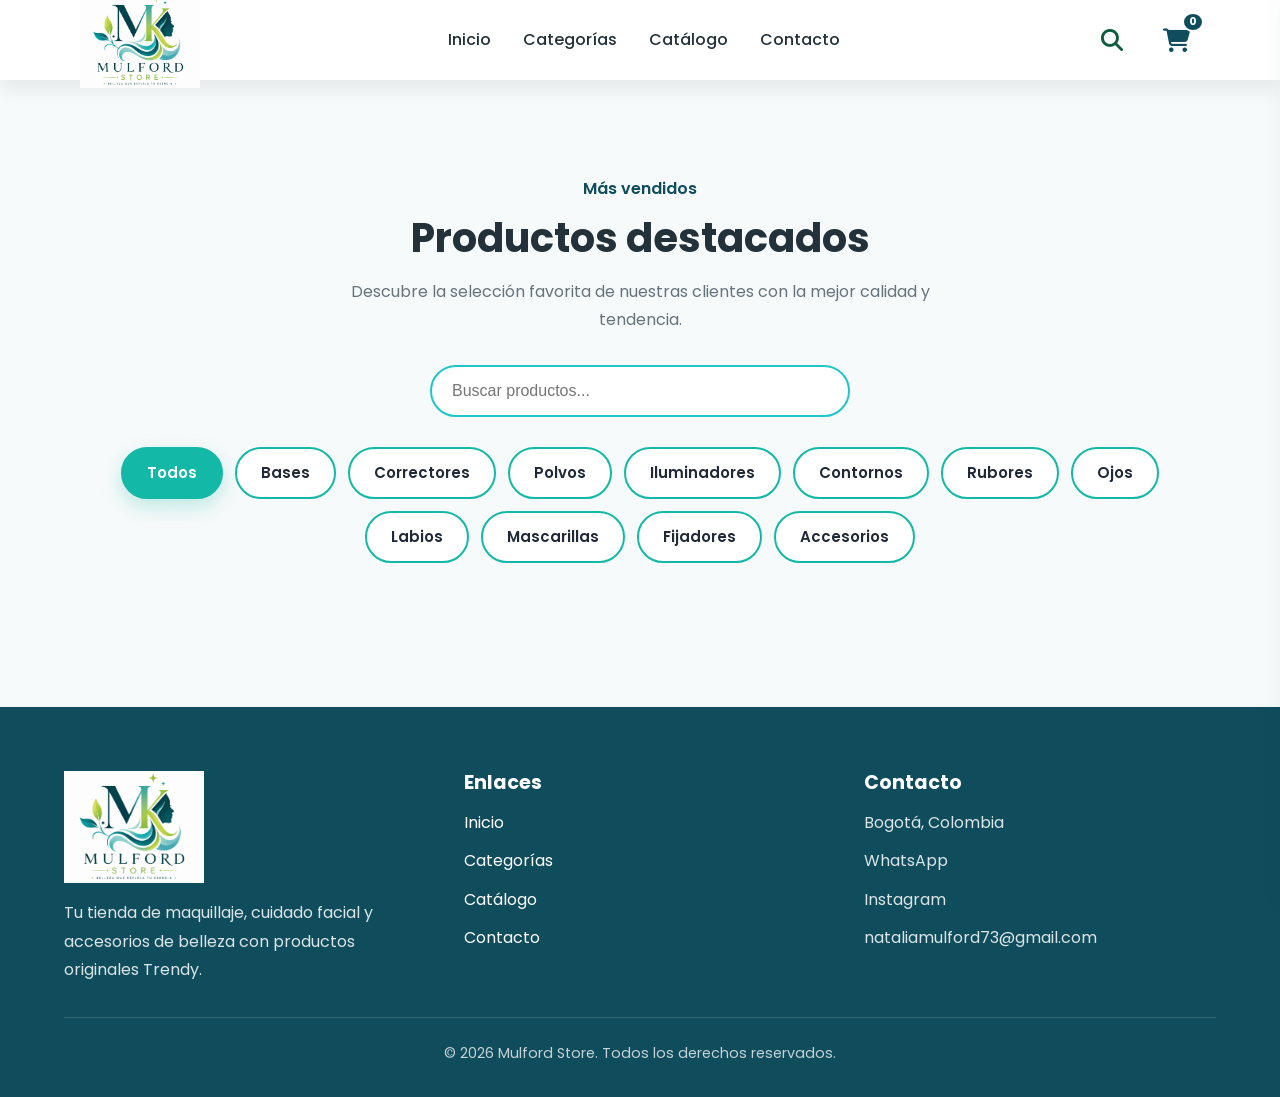
<file: catalogo.html>
<!DOCTYPE html>
<html lang="es">

<head>

    <meta charset="UTF-8">

    <meta name="viewport" content="width=device-width, initial-scale=1.0">

    <title>Mulford Store | Catálogo</title>

    <meta name="description"
        content="Mulford Store - Catálogo de maquillaje, cuidado facial y accesorios Trendy con envíos a Bogotá.">

    <meta name="keywords" content="maquillaje, Trendy, belleza, cosméticos, labiales, bases, Colombia">

    <meta name="author" content="Mulford Store">

    <link rel="icon" href="favicon.ico">


    <!-- =========================
         CSS
    ========================== -->

    <link rel="stylesheet" href="./css/reset.css">

    <link rel="stylesheet" href="./css/variables.css">

    <link rel="stylesheet" href="./css/base.css">

    <link rel="stylesheet" href="./css/layout.css">

    <link rel="stylesheet" href="./css/components.css">

    <link rel="stylesheet" href="./css/responsive.css">


    <!-- FONT AWESOME -->

    <link rel="stylesheet" href="https://cdnjs.cloudflare.com/ajax/libs/font-awesome/6.7.2/css/all.min.css">

</head>


<body>


    <!-- =====================================================
         HEADER
    ====================================================== -->

    <header class="header">

        <div class="container">

            <nav class="navbar">


                <!-- LOGO -->

                <a href="index.html" class="logo">

                    <img src="./assets/logos/logo-mulford.png" alt="Logo Mulford Store">

                </a>


                <!-- MENÚ -->

                <ul class="nav-links" id="nav-menu">

                    <li>
                        <a href="index.html">
                            Inicio
                        </a>
                    </li>

                    <li>
                        <a href="categorias.html">
                            Categorías
                        </a>
                    </li>

                    <li>
                        <a href="catalogo.html">
                            Catálogo
                        </a>
                    </li>

                    <li>
                        <a href="index.html#contacto">
                            Contacto
                        </a>
                    </li>

                </ul>


                <!-- ACCIONES -->

                <div class="nav-actions">


                    <!-- BUSCAR -->

                    <button type="button" class="icon-btn" aria-label="Buscar">

                        <i class="fa-solid fa-magnifying-glass"></i>

                    </button>


                    <!-- CARRITO -->

                    <button type="button" class="icon-btn carrito-btn" aria-label="Abrir carrito">

                        <i class="fa-solid fa-cart-shopping"></i>

                        <span id="contador-carrito" class="contador-carrito">
                            0
                        </span>

                    </button>


                    <!-- MENÚ MÓVIL -->

                    <button type="button" class="menu-toggle" id="menu-toggle" aria-label="Abrir menú">

                        <i class="fa-solid fa-bars"></i>

                    </button>

                </div>

            </nav>

        </div>

    </header>



    <!-- =====================================================
         CONTENIDO PRINCIPAL
    ====================================================== -->

    <main id="inicio">


        <!-- =================================================
             PRODUCTOS
        ================================================== -->

        <section class="products" id="productos">

            <div class="container">


                <!-- TÍTULO -->

                <div class="section-title">

                    <span>
                        Más vendidos
                    </span>

                    <h2>
                        Productos destacados
                    </h2>

                    <p>
                        Descubre la selección favorita de nuestras
                        clientes con la mejor calidad y tendencia.
                    </p>

                </div>


                <!-- =================================================
                     BUSCADOR
                ================================================== -->

                <div class="search-container">

                    <input type="text" id="buscador" class="search-input" placeholder="Buscar productos..."
                        autocomplete="off">

                </div>


                <!-- =================================================
                     FILTROS
                ================================================== -->

                <div class="filters">


                    <button type="button" class="filter-btn active" data-category="Todos">
                        Todos
                    </button>


                    <button type="button" class="filter-btn" data-category="Bases">
                        Bases
                    </button>


                    <button type="button" class="filter-btn" data-category="Correctores">
                        Correctores
                    </button>


                    <button type="button" class="filter-btn" data-category="Polvos">
                        Polvos
                    </button>


                    <button type="button" class="filter-btn" data-category="Iluminadores">
                        Iluminadores
                    </button>


                    <button type="button" class="filter-btn" data-category="Contornos">
                        Contornos
                    </button>


                    <button type="button" class="filter-btn" data-category="Rubores">
                        Rubores
                    </button>


                    <button type="button" class="filter-btn" data-category="Ojos">
                        Ojos
                    </button>


                    <button type="button" class="filter-btn" data-category="Labios">
                        Labios
                    </button>


                    <button type="button" class="filter-btn" data-category="Mascarillas">
                        Mascarillas
                    </button>


                    <button type="button" class="filter-btn" data-category="Fijadores">
                        Fijadores
                    </button>


                    <button type="button" class="filter-btn" data-category="Accesorios">
                        Accesorios
                    </button>

                </div>


                <!-- =================================================
                     PRODUCTOS DINÁMICOS
                ================================================== -->

                <div class="products-grid" id="contenedor-productos"></div>


            </div>

        </section>


    </main>



    <!-- =====================================================
         FOOTER
    ====================================================== -->

    <footer class="footer" id="contacto">

        <div class="container">

            <div class="footer-content">


                <!-- MARCA -->

                <div class="footer-brand">

                    <img src="./assets/logos/logo-mulford.png" alt="Logo Mulford Store">

                    <p>
                        Tu tienda de maquillaje, cuidado facial
                        y accesorios de belleza con productos
                        originales Trendy.
                    </p>

                </div>


                <!-- ENLACES -->

                <div class="footer-links">

                    <h3>
                        Enlaces
                    </h3>

                    <ul>

                        <li>
                            <a href="index.html">
                                Inicio
                            </a>
                        </li>

                        <li>
                            <a href="categorias.html">
                                Categorías
                            </a>
                        </li>

                        <li>
                            <a href="catalogo.html">
                                Catálogo
                            </a>
                        </li>

                        <li>
                            <a href="#contacto">
                                Contacto
                            </a>
                        </li>

                    </ul>

                </div>


                <!-- CONTACTO -->

                <div class="footer-contact">

                    <h3>
                        Contacto
                    </h3>

                    <p>
                        Bogotá, Colombia
                    </p>

                    <p>

                        <a href="https://wa.me/573224591010">
                            WhatsApp
                        </a>

                    </p>

                    <p>

                        <a href="https://instagram.com/mulfordstore">
                            Instagram
                        </a>

                    </p>

                    <p>
                        nataliamulford73@gmail.com
                    </p>

                </div>

            </div>


            <!-- COPYRIGHT -->

            <div class="footer-copy">

                <p>
                    © 2026 Mulford Store.
                    Todos los derechos reservados.
                </p>

            </div>

        </div>

    </footer>



    <!-- =====================================================
         CARRITO LATERAL
    ====================================================== -->

    <aside id="carrito-panel" class="carrito-panel">


        <!-- CABECERA -->

        <div class="carrito-header">

            <h2>
                Mi carrito
            </h2>

            <button type="button" id="cerrar-carrito" class="cerrar-carrito" aria-label="Cerrar carrito">

                <i class="fa-solid fa-xmark"></i>

            </button>

        </div>


        <!-- LISTA -->

        <div id="lista-carrito" class="lista-carrito">

            <p class="carrito-vacio">
                Tu carrito está vacío.
            </p>

        </div>


        <!-- PIE DEL CARRITO -->

        <div class="carrito-footer">


            <h3>

                Total:

                <span id="total-carrito">
                    $0
                </span>

            </h3>


            <button type="button" id="vaciar-carrito" class="btn btn-secondary">
                Vaciar carrito
            </button>


            <!-- IMPORTANTE:
                 ESTE ID ES NECESARIO
                 PARA QUE productos.js LO DETECTE -->

            <button type="button" id="finalizar-compra" class="btn btn-primary">
                Finalizar compra
            </button>

        </div>

    </aside>



    <!-- =====================================================
         MODAL CHECKOUT
         
         IMPORTANTE:
         AQUÍ usamos checkout-modal,
         NO checkout.
    ====================================================== -->

    <div id="checkout-modal" class="checkout-modal">


        <!-- FONDO OSCURO -->

        <div class="checkout-overlay"></div>


        <!-- CONTENEDOR -->

        <div class="checkout-container">


            <!-- BOTÓN CERRAR -->

            <button type="button" id="cerrar-checkout" class="checkout-cerrar" aria-label="Cerrar checkout">
                ×
            </button>


            <!-- =================================================
                 ENCABEZADO
            ================================================== -->

            <div class="checkout-header">

                <span>
                    Mulford Store
                </span>

                <h2>
                    Finalizar compra
                </h2>

                <p>
                    Completa tus datos para realizar tu pedido.
                </p>

            </div>



            <!-- =================================================
                 FORMULARIO
            ================================================== -->

            <form id="checkout-form">


                <!-- =================================================
                     DATOS DEL CLIENTE
                ================================================== -->

                <div id="checkout-datos" class="checkout-section">

                    <h3>
                        Datos del cliente
                    </h3>


                    <div class="form-grid">


                        <!-- NOMBRE -->

                        <div class="form-group">

                            <label for="nombre-cliente">
                                Nombre completo
                            </label>

                            <input type="text" id="nombre-cliente" name="nombre" placeholder="Tu nombre completo"
                                required>

                        </div>

                        <!-- CÉDULA -->

                        <div class="form-group">

                            <label for="cedula">
                                Cédula de ciudadanía
                            </label>

                            <input type="text" id="cedula" name="cedula" placeholder="Ingresa tu número de cédula"
                                inputmode="numeric" pattern="[0-9]{5,15}" minlength="5" maxlength="15" required>

                        </div>


                        <!-- TELÉFONO -->

                        <div class="form-group">

                            <label for="telefono">
                                Teléfono
                            </label>

                            <input type="tel" id="telefono" name="telefono" placeholder="300 000 0000" required>

                        </div>


                        <!-- DIRECCIÓN -->

                        <div class="form-group">

                            <label for="direccion">
                                Dirección
                            </label>

                            <input type="text" id="direccion" name="direccion" placeholder="Calle, carrera, número..."
                                required>

                        </div>


                        <!-- CIUDAD -->

                        <div class="form-group">

                            <label for="ciudad">
                                Ciudad
                            </label>

                            <input type="text" id="ciudad" name="ciudad" placeholder="Bogotá" required>

                        </div>


                    </div>

                </div>



                <!-- =================================================
                     RESUMEN DEL PEDIDO
                ================================================== -->

                <div id="checkout-resumen-section" class="checkout-section">

                    <h3>
                        Resumen del pedido
                    </h3>


                    <div id="checkout-resumen" class="checkout-resumen"></div>


                    <div class="checkout-total">

                        <span>
                            Total
                        </span>

                        <strong id="checkout-total">
                            $0
                        </strong>

                    </div>

                </div>



                <!-- =================================================
     MÉTODO DE PAGO
================================================== -->

                <div id="checkout-metodo-section" class="checkout-section">

                    <h3>Método de pago</h3>

                    <div class="payment-options">

                        <!-- NEQUI -->
                        <label class="payment-option">
                            <input type="radio" name="metodoPago" value="nequi" required>

                            <span class="payment-content">
                                <strong>Nequi</strong>
                                <small>Realiza la transferencia antes del envío.</small>
                            </span>
                        </label>

                        <!-- BRE-B -->
                        <label class="payment-option">
                            <input type="radio" name="metodoPago" value="bre-b">

                            <span class="payment-content">
                                <strong>Bre-B</strong>
                                <small>Realiza la transferencia antes del envío.</small>
                            </span>
                        </label>

                        <!-- BANCOLOMBIA -->
                        <label class="payment-option">
                            <input type="radio" name="metodoPago" value="bancolombia">

                            <span class="payment-content">
                                <strong>Bancolombia</strong>
                                <small>Realiza la transferencia antes del envío.</small>
                            </span>
                        </label>

                        <!-- DAVIVIENDA -->
                        <label class="payment-option">
                            <input type="radio" name="metodoPago" value="davivienda">

                            <span class="payment-content">
                                <strong>Davivienda</strong>
                                <small>Realiza la transferencia antes del envío.</small>
                            </span>
                        </label>

                    </div>

                </div>

                <!-- =================================================
     PASO DE PAGO
================================================== -->

                <div id="payment-step" class="checkout-section payment-step" style="display: none;">

                    <h3>Realizar pago</h3>

                    <!-- INFORMACIÓN DEL MÉTODO SELECCIONADO -->
                    <div id="payment-content">
                        <!-- productos.js colocará aquí la información del método de pago seleccionado -->
                    </div>

                    <!-- TOTAL -->
                    <div class="payment-total">
                        <span>Total a pagar</span>

                        <strong id="payment-total">$0</strong>
                    </div>

                    <!-- =================================================
         PEDIDO EXITOSO
    ================================================== -->

                    <div id="pedido-exitoso" class="pedido-exitoso" style="display: none;">

                        <div class="pedido-exitoso-icono">
                            ✓
                        </div>

                        <h3>¡Pedido realizado!</h3>

                        <p>
                            Tu pedido fue registrado correctamente.
                            Recuerda enviar el comprobante para verificar el pago.
                        </p>

                        <div class="pedido-exitoso-info">

                            <p>
                                <strong>Número de pedido:</strong>
                                <span id="pedido-exitoso-id"></span>
                            </p>

                            <p>
                                <strong>Total:</strong>
                                <span id="pedido-exitoso-total"></span>
                            </p>

                            <p>
                                <strong>Método de pago:</strong>
                                <span id="pedido-exitoso-metodo"></span>
                            </p>

                        </div>

                        <button type="button" id="enviar-comprobante-whatsapp" class="btn-checkout-primary">
                            Enviar comprobante por WhatsApp
                        </button>

                        <button type="button" id="cerrar-pedido-exitoso" class="btn-checkout-secondary">
                            Finalizar
                        </button>

                    </div>

                    <!-- =================================================
         BOTONES DEL PASO DE PAGO
    ================================================== -->

                    <div class="payment-actions">

                        <button type="button" id="volver-metodo-pago" class="btn-checkout-secondary">
                            Cambiar método
                        </button>

                        <button type="button" id="confirmar-pago" class="btn-checkout-primary">
                            Confirmar pedido
                        </button>

                    </div>

                </div>


                <!-- =================================================
                     BOTONES DEL PRIMER PASO
                ================================================== -->

                <div class="checkout-actions">


                    <button type="button" id="cancelar-checkout" class="btn-checkout-secondary">
                        Volver al carrito
                    </button>


                    <button type="submit" class="btn-checkout-primary">
                        Continuar al pago
                    </button>


                </div>


            </form>

        </div>

    </div>



    <!-- =====================================================
         JAVASCRIPT
    ====================================================== -->

    <script src="./js/app.js"></script>

    <script src="./js/productos.js"></script>


</body>

</html>
</file>
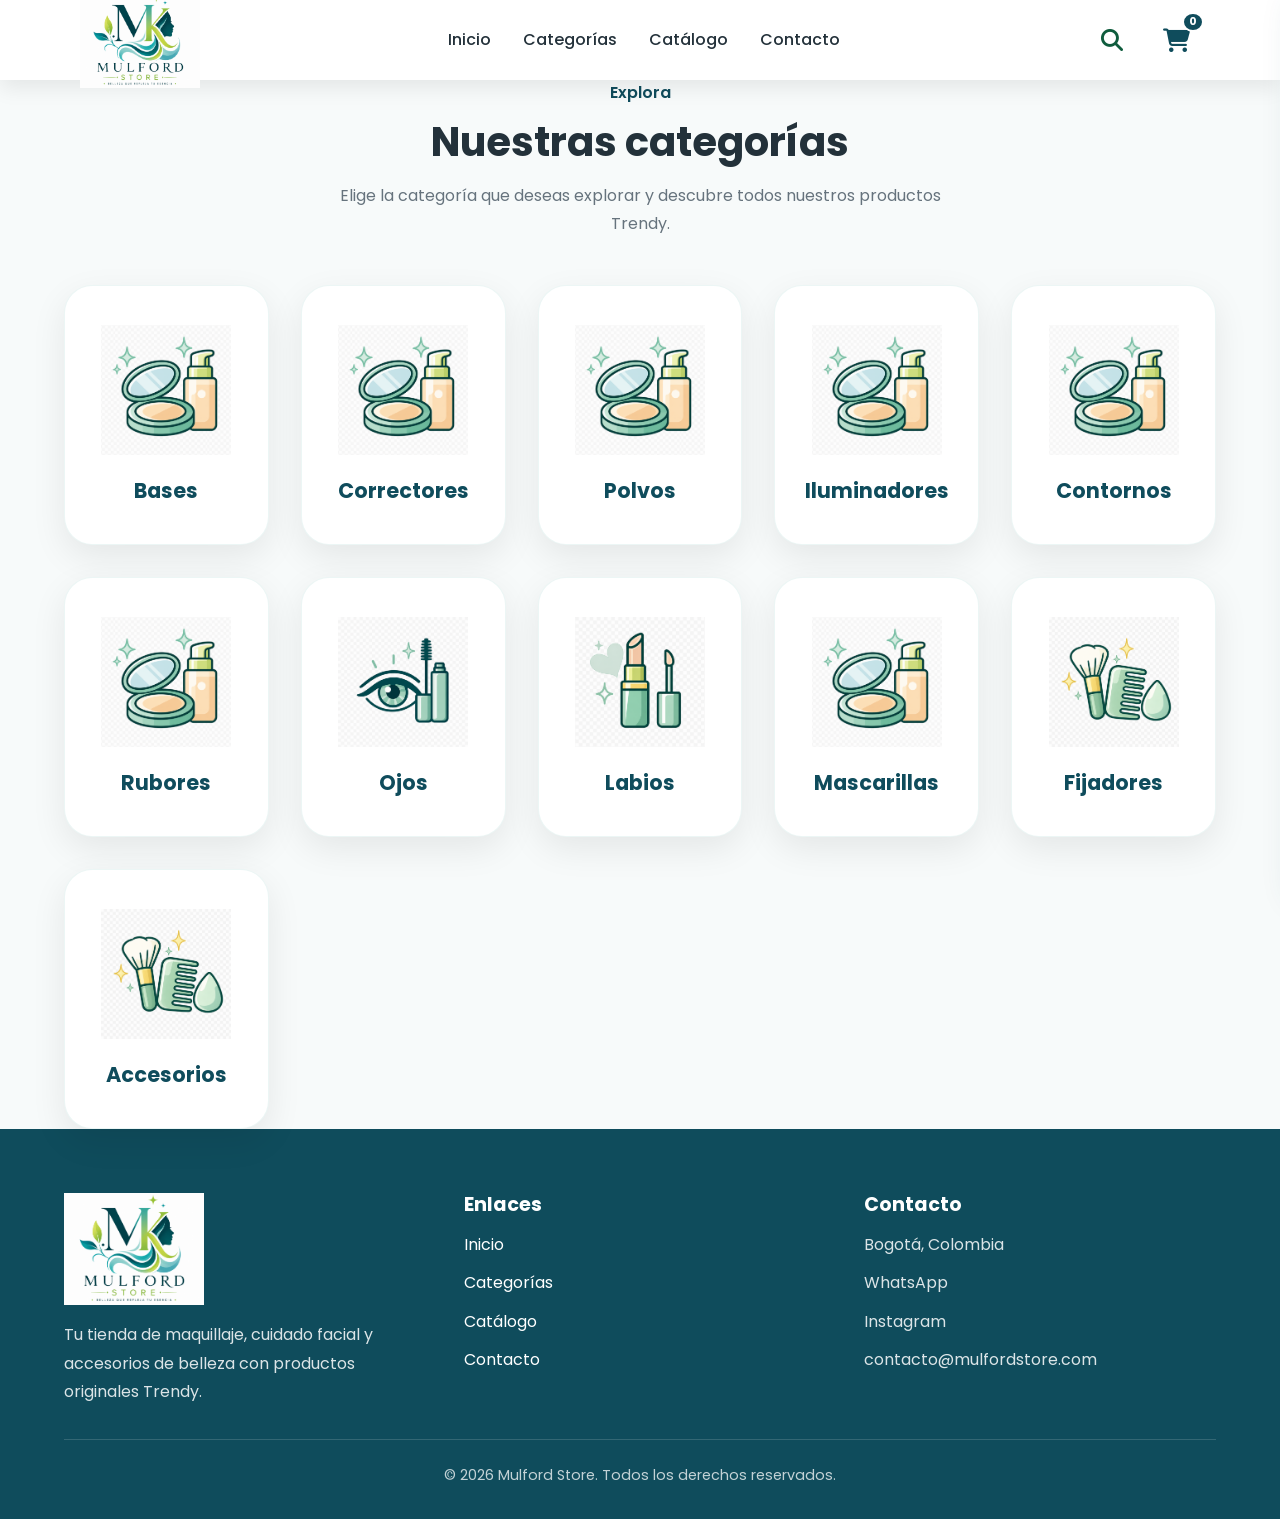
<file: categorias.html>
<!DOCTYPE html>
<html lang="es">

<head>

    <meta charset="UTF-8">
    <meta name="viewport" content="width=device-width, initial-scale=1.0">

    <title>Mulford Store</title>

    <meta name="description"
        content="Mulford Store - Tienda de maquillaje, cuidado facial y accesorios Trendy con envíos a toda Bogotá.">

    <meta name="keywords" content="maquillaje, Trendy, belleza, cosméticos, labiales, bases, Colombia">

    <meta name="author" content="Mulford Store">

    <link rel="icon" href="favicon.ico">

    <link rel="stylesheet" href="./css/reset.css">
    <link rel="stylesheet" href="./css/variables.css">
    <link rel="stylesheet" href="./css/base.css">
    <link rel="stylesheet" href="./css/layout.css">
    <link rel="stylesheet" href="./css/components.css">
    <link rel="stylesheet" href="./css/responsive.css">
    <link rel="stylesheet" href="https://cdnjs.cloudflare.com/ajax/libs/font-awesome/6.7.2/css/all.min.css">

</head>

<body>

    <!-- =========================
             HEADER

    ========================== -->

    <header class="header">

        <div class="container">

            <nav class="navbar">

                <a href="index.html" class="logo">
                    <img src="./assets/logos/logo-mulford.png" alt="Logo Mulford">
                </a>

                <ul class="nav-links" id="nav-menu">

                    <li><a href="index.html">Inicio</a></li>

                    <li><a href="categorias.html">Categorías</a></li>

                    <li><a href="catalogo.html">Catálogo</a></li>

                    <li><a href="index.html#contacto">Contacto</a></li>

                </ul>

                <div class="nav-actions">

                    <button type="button" class="icon-btn" aria-label="Buscar">
                        <i class="fa-solid fa-magnifying-glass"></i>
                    </button>

                    <button type="button" class="icon-btn carrito-btn" aria-label="Carrito">
                        <i class="fa-solid fa-cart-shopping"></i>
                        <span id="contador-carrito" class="contador-carrito">0</span>
                    </button>

                    <button type="button" class="menu-toggle" id="menu-toggle" aria-label="Abrir menú">
                        <i class="fa-solid fa-bars"></i>
                    </button>

                </div>

            </nav>

        </div>

    </header>

    <!-- =========================
              MAIN
    ========================== -->

    <main id="inicio">

        <!-- =========================
        CATEGORÍAS
========================= -->

        <section class="categories-page">

            <div class="container">

                <div class="section-title">

                    <span>Explora</span>

                    <h2>Nuestras categorías</h2>

                    <p>
                        Elige la categoría que deseas explorar y descubre todos nuestros productos Trendy.
                    </p>

                </div>

                <div class="categories-grid">

                    <a href="catalogo.html?categoria=Bases" class="category-card">
                        <img src="./assets/images/icons/rostro.png" alt="Bases">
                        <h3>Bases</h3>
                    </a>

                    <a href="catalogo.html?categoria=Correctores" class="category-card">
                        <img src="./assets/images/icons/rostro.png" alt="Correctores">
                        <h3>Correctores</h3>
                    </a>

                    <a href="catalogo.html?categoria=Polvos" class="category-card">
                        <img src="./assets/images/icons/rostro.png" alt="Polvos">
                        <h3>Polvos</h3>
                    </a>

                    <a href="catalogo.html?categoria=Iluminadores" class="category-card">
                        <img src="./assets/images/icons/rostro.png" alt="Iluminadores">
                        <h3>Iluminadores</h3>
                    </a>

                    <a href="catalogo.html?categoria=Contornos" class="category-card">
                        <img src="./assets/images/icons/rostro.png" alt="Contornos">
                        <h3>Contornos</h3>
                    </a>

                    <a href="catalogo.html?categoria=Rubores" class="category-card">
                        <img src="./assets/images/icons/rostro.png" alt="Rubores">
                        <h3>Rubores</h3>
                    </a>

                    <a href="catalogo.html?categoria=Ojos" class="category-card">
                        <img src="./assets/images/icons/ojos.png" alt="Ojos">
                        <h3>Ojos</h3>
                    </a>

                    <a href="catalogo.html?categoria=Labios" class="category-card">
                        <img src="./assets/images/icons/labiales.png" alt="Labios">
                        <h3>Labios</h3>
                    </a>

                    <a href="catalogo.html?categoria=Mascarillas" class="category-card">
                        <img src="./assets/images/icons/rostro.png" alt="Mascarillas">
                        <h3>Mascarillas</h3>
                    </a>

                    <a href="catalogo.html?categoria=Fijadores" class="category-card">
                        <img src="./assets/images/icons/accesorios.png" alt="Fijadores">
                        <h3>Fijadores</h3>
                    </a>

                    <a href="catalogo.html?categoria=Accesorios" class="category-card">
                        <img src="./assets/images/icons/accesorios.png" alt="Accesorios">
                        <h3>Accesorios</h3>
                    </a>

                </div>
            </div>

        </section>


        <!-- =========================
             FOOTER
        ========================== -->

    </main>

    <footer class="footer" id="contacto">

        <div class="container">

            <div class="footer-content">

                <!-- Marca -->

                <div class="footer-brand">

                    <img src="./assets/logos/logo-mulford.png" alt="Logo Mulford">

                    <p>
                        Tu tienda de maquillaje, cuidado facial y accesorios de belleza con productos originales Trendy.
                    </p>

                </div>

                <!-- Enlaces -->

                <div class="footer-links">

                    <h3>Enlaces</h3>

                    <ul>

                        <li>
                            <a href="index.html">Inicio</a>
                        </li>

                        <li>
                            <a href="categorias.html">Categorías</a>
                        </li>

                        <li>
                            <a href="catalogo.html">Catálogo</a>
                        </li>

                        <li>
                            <a href="index.html#contacto">Contacto</a>
                        </li>

                    </ul>

                </div>

                <!-- Contacto -->

                <div class="footer-contact">

                    <h3>Contacto</h3>

                    <p>Bogotá, Colombia</p>

                    <p>
                        <a href="https://wa.me/573001234567">
                            WhatsApp
                        </a>
                    </p>

                    <p>
                        <a href="https://instagram.com/mulfordstore">
                            Instagram
                        </a>
                    </p>

                    <p>
                        contacto@mulfordstore.com
                    </p>

                </div>

            </div>

            <div class="footer-copy">

                <p>
                    © 2026 Mulford Store. Todos los derechos reservados.
                </p>

            </div>

        </div>

    </footer>
    <aside id="carrito-panel" class="carrito-panel">

        <div class="carrito-header">

            <h2>Mi carrito</h2>

            <button id="cerrar-carrito" class="cerrar-carrito">
                <i class="fa-solid fa-xmark"></i>
            </button>

        </div>

        <div id="lista-carrito" class="lista-carrito">

            <p class="carrito-vacio">
                Tu carrito está vacío.
            </p>

        </div>

        <div class="carrito-footer">

            <h3>Total:
                <span id="total-carrito">$0</span>
            </h3>

            <button id="vaciar-carrito" class="btn btn-secondary">
                Vaciar carrito
            </button>

            <button class="btn btn-primary">
                Finalizar compra
            </button>

        </div>

    </aside>

    <script src="./js/app.js"></script>
    <script src="./js/productos.js"></script>

</body>

</html>
</file>
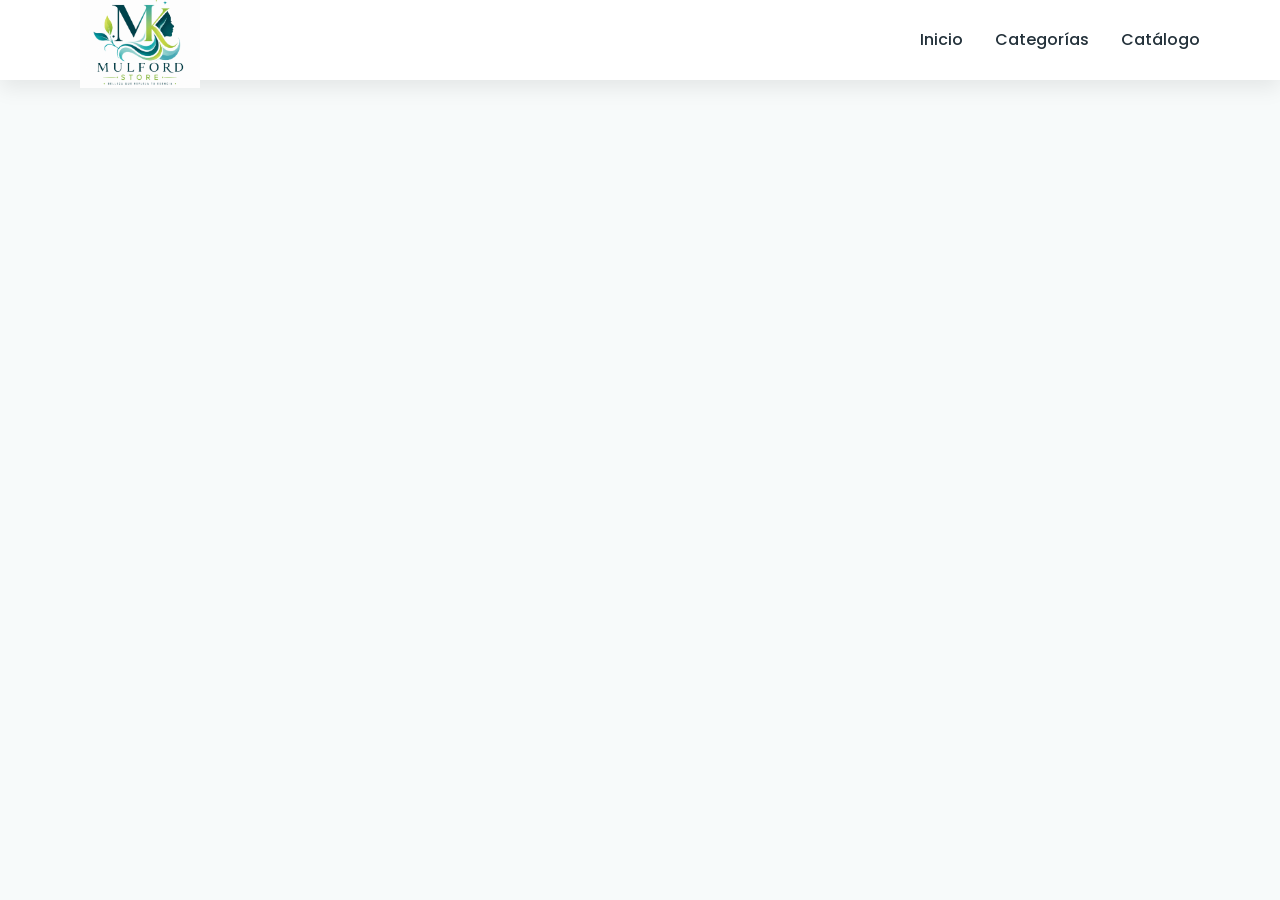
<file: producto.html>
<!DOCTYPE html>
<html lang="es">

<head>

    <meta charset="UTF-8">
    <meta name="viewport" content="width=device-width, initial-scale=1.0">

    <title>Producto | Mulford Store</title>

    <link rel="stylesheet" href="./css/reset.css">
    <link rel="stylesheet" href="./css/variables.css">
    <link rel="stylesheet" href="./css/base.css">
    <link rel="stylesheet" href="./css/layout.css">
    <link rel="stylesheet" href="./css/components.css">
    <link rel="stylesheet" href="./css/producto.css">
    <link rel="stylesheet" href="./css/responsive.css">

    <link rel="stylesheet" href="https://cdnjs.cloudflare.com/ajax/libs/font-awesome/6.7.2/css/all.min.css">

</head>

<body>

    <!-- HEADER -->

    <header class="header">

        <div class="container">

            <nav class="navbar">

                <a href="index.html" class="logo">

                    <img src="./assets/logos/logo-mulford.png" alt="Logo Mulford">

                </a>

                <ul class="nav-links">

                    <li><a href="index.html">Inicio</a></li>
                    <li><a href="categorias.html">Categorías</a></li>
                    <li><a href="catalogo.html">Catálogo</a></li>

                </ul>

            </nav>

        </div>

    </header>

    <main>

        <section class="producto">

            <div class="container">

                <div id="detalle-producto"></div>

            </div>

        </section>

    </main>

    <script src="./js/productos.js"></script>
    <script src="./js/producto.js"></script>
</file>
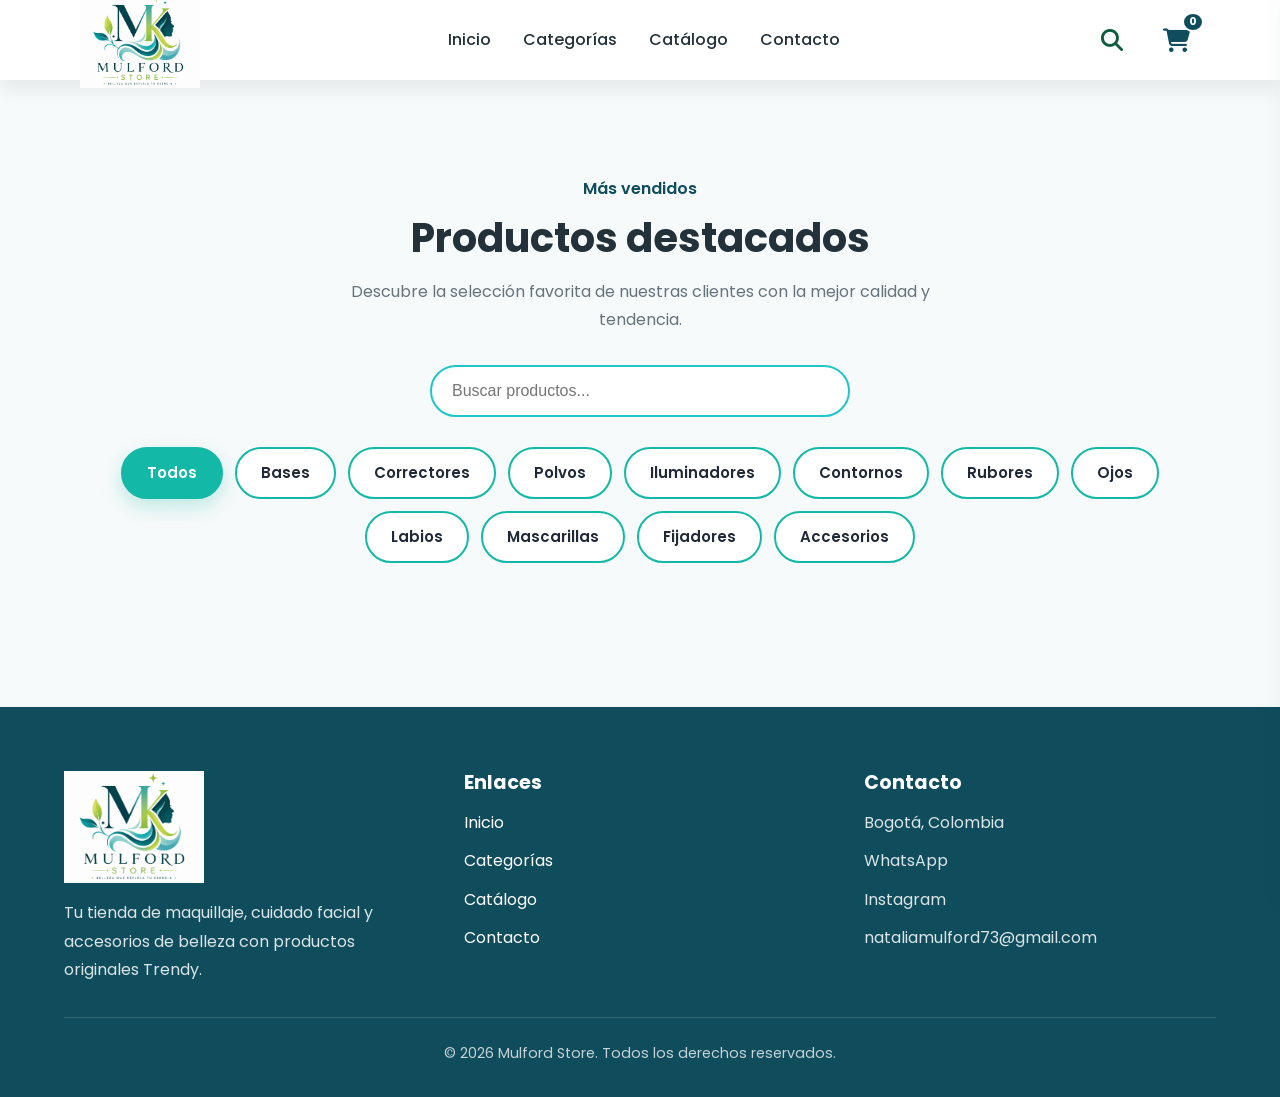
<file: pages/pago.html>
<!DOCTYPE html>
<html lang="es">

<head>

    <meta charset="UTF-8">

    <meta
        name="viewport"
        content="width=device-width, initial-scale=1.0"
    >

    <title>Pago | Mulford Store</title>


    <!-- ESTILOS -->

    <link
        rel="stylesheet"
        href="../css/reset.css"
    >

    <link
        rel="stylesheet"
        href="../css/variables.css"
    >

    <link
        rel="stylesheet"
        href="../css/base.css"
    >

    <link
        rel="stylesheet"
        href="../css/layout.css"
    >

    <link
        rel="stylesheet"
        href="../css/components.css"
    >

    <link
        rel="stylesheet"
        href="../css/responsive.css"
    >

</head>


<body>


    <!-- ===========================
         PÁGINA DE PAGO
    ============================ -->

    <main class="payment-page">


        <section class="payment-container">


            <!-- ===========================
                 ENCABEZADO
            ============================ -->

            <header class="payment-header">

                <span class="payment-brand">
                    Mulford Store
                </span>

                <h1>
                    Realizar pago
                </h1>

                <p>
                    Completa el proceso para confirmar tu pedido.
                </p>

            </header>


            <!-- ===========================
                 RESUMEN DEL PEDIDO
            ============================ -->

            <section class="payment-card">

                <h2>
                    Resumen del pedido
                </h2>


                <div id="payment-order-info">


                    <p>

                        <strong>
                            Número de pedido:
                        </strong>

                        <span id="payment-order-id">
                            Se asignará al confirmar
                        </span>

                    </p>


                    <p>

                        <strong>
                            Total:
                        </strong>

                        <span id="payment-order-total">
                            $0
                        </span>

                    </p>


                    <p>

                        <strong>
                            Método de pago:
                        </strong>

                        <span id="payment-method">
                            —
                        </span>

                    </p>


                </div>

            </section>


            <!-- ===========================
                 INFORMACIÓN DEL PAGO
            ============================ -->

            <section class="payment-card">

                <h2>
                    Información de pago
                </h2>


                <div id="payment-method-content">

                    <p>
                        Selecciona un método de pago para continuar.
                    </p>

                </div>

            </section>


            <!-- ===========================
                 BOTONES
            ============================ -->

            <div class="payment-actions">


                <button
                    type="button"
                    id="volver-checkout"
                    class="btn btn-secondary"
                >
                    Volver
                </button>


                <button
                    type="button"
                    id="confirmar-pago"
                    class="btn btn-primary"
                >
                    Confirmar pedido
                </button>


            </div>


            <!-- ===========================
                 PEDIDO EXITOSO
            ============================ -->

            <section
                id="pedido-exitoso"
                class="pedido-exitoso"
                style="display: none;"
            >


                <div class="pedido-exitoso-icono">
                    ✓
                </div>


                <h2>
                    ¡Pedido realizado!
                </h2>


                <p>
                    Tu pedido fue registrado correctamente.
                </p>


                <div class="pedido-exitoso-info">


                    <p>

                        <strong>
                            Número de pedido:
                        </strong>

                        <span id="pedido-exitoso-id">
                        </span>

                    </p>


                    <p>

                        <strong>
                            Total:
                        </strong>

                        <span id="pedido-exitoso-total">
                        </span>

                    </p>


                    <p>

                        <strong>
                            Método de pago:
                        </strong>

                        <span id="pedido-exitoso-metodo">
                        </span>

                    </p>


                </div>


                <button
                    type="button"
                    id="volver-tienda"
                    class="btn btn-primary"
                >
                    Volver a la tienda
                </button>


            </section>


        </section>


    </main>


    <!-- ===========================
         JAVASCRIPT
    ============================ -->

    <script src="../js/pago.js"></script>


</body>

</html>
</file>
<file: css/variables.css>
/* ===========================
   VARIABLES GLOBALES
=========================== */

:root {

    /* ==========
       COLORES
    ========== */

    --color-primary: #0F4C5C;
    --color-secondary: #3A7CA5;
    --color-accent: #6EC6B8;
    --color-highlight: #B8D986;

    --color-white: #FFFFFF;
    --color-background: #F7FAFA;
    --color-surface: #FFFFFF;

    --color-text: #23313A;
    --color-text-light: #66737D;

    /* ==========
       TIPOGRAFÍA
    ========== */

    --font-family: "Poppins", sans-serif;

    /* ==========
       TAMAÑOS
    ========== */

    --font-xs: 0.75rem;
    --font-sm: 0.875rem;
    --font-md: 1rem;
    --font-lg: 1.25rem;
    --font-xl: 2rem;
    --font-xxl: 3rem;

    /* ==========
       ESPACIADOS
    ========== */

    --space-xs: .5rem;
    --space-sm: 1rem;
    --space-md: 1.5rem;
    --space-lg: 2rem;
    --space-xl: 3rem;

    /* ==========
       BORDES
    ========== */

    --radius-sm: 8px;
    --radius-md: 12px;
    --radius-lg: 20px;

    /* ==========
       SOMBRAS
    ========== */

    --shadow-sm: 0 2px 8px rgba(0,0,0,.05);
    --shadow-md: 0 8px 20px rgba(0,0,0,.08);

    /* ==========
       TRANSICIONES
    ========== */

    --transition: .3s ease;

}
</file>
<file: css/base.css>
/* ===========================
   IMPORTACIÓN DE FUENTES
=========================== */

@import url('https://fonts.googleapis.com/css2?family=Poppins:wght@300;400;500;600;700;800&display=swap');


/* ===========================
   ESTILOS GLOBALES
=========================== */

*{
    margin:0;
    padding:0;
    box-sizing:border-box;
}

html{
    scroll-behavior:smooth;
}

body{

    font-family:var(--font-family);

    font-size:var(--font-md);

    color:var(--color-text);

    background:var(--color-background);

    line-height:1.6;

    overflow-x:hidden;

}


/* ===========================
   CONTENEDOR
=========================== */

.container{

    width:min(1200px,90%);

    margin:0 auto;

}


/* ===========================
   IMÁGENES
=========================== */

img{

    display:block;

    max-width:100%;

    height:auto;

}


/* ===========================
   ENLACES
=========================== */

a{

    color:inherit;

    text-decoration:none;

    transition:var(--transition);

}


/* ===========================
   LISTAS
=========================== */

ul{

    list-style:none;

}


/* ===========================
   BOTONES
=========================== */

button{

    font:inherit;

    background:none;

    border:none;

    cursor:pointer;

}


/* ===========================
   TIPOGRAFÍA
=========================== */

h1,
h2,
h3,
h4,
h5,
h6{

    color:var(--color-text);

    line-height:1.2;

    font-weight:700;

}

p{

    color:var(--color-text-light);

}


/* ===========================
   SELECCIÓN DE TEXTO
=========================== */

::selection{

    background:var(--color-primary);

    color:var(--color-white);

}


/* ===========================
   FOCUS ACCESIBLE
=========================== */

a:focus-visible,
button:focus-visible{

    outline:3px solid var(--color-secondary);

    outline-offset:4px;

    border-radius:var(--radius-sm);

}
</file>
<file: css/layout.css>
/* ===========================
   HEADER
=========================== */

.header{

    position:sticky;
    top:0;
    z-index:1000;

    background:rgba(255,255,255,.92);

    backdrop-filter:blur(12px);
    -webkit-backdrop-filter:blur(12px);

    box-shadow:var(--shadow-md);

    transition:var(--transition);

}


/* ===========================
   NAVBAR
=========================== */

.navbar{

    display:flex;
    justify-content:space-between;
    align-items:center;

    height:80px;

    padding:0 1rem;

    position:relative;

}


/* ===========================
   HERO
=========================== */

.hero{

    padding:4rem 0;

    background:linear-gradient(
        180deg,
        var(--color-white) 0%,
        var(--color-background) 100%
    );

    overflow:hidden;

}

.hero .container{

    display:flex;
    justify-content:space-between;
    align-items:center;

    gap:2rem;

}


/* ===========================
   HERO IMAGE
=========================== */

.hero-image{

    flex:1;

    display:flex;
    justify-content:center;
    align-items:center;

    position:relative;

}

.hero-image::before{

    content:"";

    position:absolute;

    width:420px;
    height:420px;

    border-radius:50%;

    background:rgba(56,178,172,.12);

    top:50%;
    left:50%;

    transform:translate(-50%,-50%);

    z-index:0;

}

.hero-image::after{

    content:"";

    position:absolute;

    width:300px;
    height:300px;

    border-radius:50%;

    border:2px solid rgba(56,178,172,.20);

    top:15%;
    right:5%;

    z-index:0;

}

.hero-image img{

    position:relative;
    z-index:1;

    width:100%;
    max-width:460px;

    object-fit:cover;

    border-radius:30px;

    box-shadow:var(--shadow-lg);

    transition:var(--transition);

}

.hero-image img:hover{

    transform:translateY(-8px) scale(1.02);

}
/* ===========================
   PRODUCTS
=========================== */

.products{

    padding:var(--space-xxl) 0;

}


/* ===========================
   CATEGORIES
=========================== */

.categories{

    padding:var(--space-xxl) 0;

}


/* ===========================
   SECTION SPACING
=========================== */

.section-title{

    margin-bottom:var(--space-lg);

}


/* ===========================
   UTILIDADES
=========================== */

.hidden{
    display:none;
}

.text-center{
    text-align:center;
}

.mt-lg{
    margin-top:var(--space-lg);
}

.mb-lg{
    margin-bottom:var(--space-lg);
}
</file>
<file: css/components.css>
/* ===========================
   LOGO
=========================== */

.logo {
    font-size: 1.8rem;
    font-weight: 700;
    color: var(--color-primary);
}

.logo img {
    width: 120px;
    height: auto;
    display: block;
}


/* ===========================
   MENÚ DE NAVEGACIÓN
=========================== */

.nav-links {
    display: flex;
    gap: 2rem;
}

.nav-links a {
    color: var(--color-text);
    font-weight: 500;
    transition: var(--transition);
}

.nav-links a:hover {
    color: var(--color-primary);
}


/* ===========================
   BOTONES DEL HEADER
=========================== */

.nav-actions {
    display: flex;
    align-items: center;
    gap: 1rem;
}

.icon-btn,
.menu-toggle {
    width: 48px;
    height: 48px;

    border: none;
    border-radius: 50%;

    background: #ffffff;

    display: flex;
    align-items: center;
    justify-content: center;

    cursor: pointer;

    transition: all .3s ease;
}

.icon-btn i,
.menu-toggle i {
    font-size: 22px;
    color: #0f5c3d;

    transition: .3s;
}

.icon-btn:hover,
.menu-toggle:hover {
    background: #D9F4EF;
    transform: translateY(-2px);
}

.icon-btn:hover i,
.menu-toggle:hover i {
    color: #158A7A;
}

.menu-toggle {
    display: none;
}


/* ===========================
   BOTONES GENERALES
=========================== */

.btn {
    display: inline-block;

    min-width: 180px;

    padding: 14px 32px;

    border: none;
    border-radius: var(--radius-pill);

    text-align: center;

    font-weight: 600;

    transition: var(--transition);

    cursor: pointer;
}

.btn-primary {
    background: linear-gradient(135deg,
            var(--color-primary),
            var(--color-secondary));

    color: var(--color-white);

    box-shadow: var(--shadow-md);
}

.btn-primary:hover {
    transform: translateY(-3px);

    box-shadow: var(--shadow-lg);

    filter: brightness(1.05);
}

.btn-secondary {
    background: transparent;

    border: 2px solid var(--color-primary);

    color: var(--color-primary);

    margin-left: 1rem;
}

.btn-secondary:hover {
    background: var(--color-primary);

    color: var(--color-white);
}


/* ===========================
   HERO
=========================== */

.hero-badge {
    display: inline-block;

    padding: 8px 18px;

    margin-bottom: 1.5rem;

    background: rgba(15, 76, 92, .10);

    color: var(--color-primary);

    border-radius: 30px;

    font-size: .9rem;

    font-weight: 600;
}

.hero h1 {
    max-width: 600px;

    margin-bottom: 1.5rem;

    font-size: var(--font-xxl);
}

.hero p {
    max-width: 550px;

    margin-bottom: 2rem;

    font-size: 1.1rem;
}

.hero-info {
    display: flex;

    gap: 2rem;

    margin-top: 2rem;

    font-weight: 500;
}


/* ===========================
   PRODUCT CARD
=========================== */

.product-card {
    display: flex;

    flex-direction: column;

    justify-content: space-between;

    align-items: center;

    min-height: 620px;

    padding: 2rem;

    background: var(--color-white);

    border-radius: var(--radius-xl);

    box-shadow: var(--shadow-md);

    text-align: center;

    overflow: hidden;

    transition: var(--transition);
}

.product-card:hover {
    transform: translateY(-10px);

    box-shadow: var(--shadow-lg);
}

.product-card img {
    width: 100%;

    max-width: 240px;

    height: 240px;

    margin: 0 auto 1.5rem;

    object-fit: contain;

    transition: var(--transition);
}

.product-card:hover img {
    transform: scale(1.08);
}

.product-card h3 {
    margin-bottom: .75rem;

    color: var(--color-dark);

    font-size: 1.3rem;

    font-weight: 700;

    line-height: 1.4;
}

.product-reference,
.product-tone,
.product-stock {
    font-size: .95rem;

    color: var(--color-gray);

    margin-bottom: .4rem;
}

.product-stock {
    color: var(--color-primary);

    font-weight: 700;
}

.product-card .price {
    margin: 1rem 0;

    color: var(--color-primary);

    font-size: 1.5rem;

    font-weight: 700;
}

.product-description {
    min-height: 50px;

    margin-bottom: 1.5rem;

    color: var(--color-gray);

    font-size: .95rem;

    line-height: 1.6;
}

.product-card .btn {
    width: 100%;

    margin-top: auto;
}


/* ===========================
   PRODUCTOS
=========================== */

.products-grid {
    display: grid;

    grid-template-columns: repeat(auto-fit,
            minmax(260px, 1fr));

    gap: 2rem;

    margin-top: 3rem;
}


/* ===========================
   CATEGORÍAS
=========================== */

.categories {
    padding: 6rem 0;
}

.categories-grid {
    display: grid;

    grid-template-columns: repeat(auto-fit,
            minmax(180px, 1fr));

    gap: 2rem;

    margin-top: 3rem;
}

.category-card {
    background: var(--color-white);

    border-radius: 28px;

    padding: 2rem 1.5rem;

    min-height: 260px;

    display: flex;

    flex-direction: column;

    justify-content: center;

    align-items: center;

    text-align: center;

    box-shadow: 0 12px 35px rgba(0, 0, 0, .08);

    border: 1px solid rgba(17, 143, 122, .08);

    transition: all .35s ease;

    cursor: pointer;

    overflow: hidden;
}

.category-card:hover {
    transform: translateY(-10px);

    box-shadow: 0 20px 45px rgba(0, 0, 0, .15);

    border-color: rgba(17, 143, 122, .18);
}

.category-card img {
    width: 130px;

    height: 130px;

    object-fit: contain;

    margin-bottom: 1.4rem;

    transition: .35s;
}

.category-card:hover img {
    transform: scale(1.08);
}

.category-card h3 {
    font-size: 1.3rem;

    font-weight: 700;

    color: var(--color-primary);

    line-height: 1.3;

    margin: 0;
}

.category-card:hover h3 {
    color: var(--color-primary);
}

.section-badge {
    display: inline-block;

    margin-bottom: 1rem;

    padding: .55rem 1.3rem;

    background: rgba(17, 143, 122, .12);

    color: var(--color-primary);

    border-radius: var(--radius-pill);

    font-size: .9rem;

    font-weight: 600;
}


/* ===========================
   FOOTER
=========================== */

.footer {
    background: var(--color-primary);

    color: var(--color-white);

    padding: 4rem 0 2rem;
}

.footer-content {
    display: grid;

    grid-template-columns: repeat(auto-fit,
            minmax(220px, 1fr));

    gap: 3rem;

    margin-bottom: 2rem;
}

.footer-brand img {
    width: 140px;

    margin-bottom: 1rem;
}

.footer-brand p {
    color: rgba(255, 255, 255, .85);

    line-height: 1.8;
}

.footer-links h3,
.footer-contact h3 {
    margin-bottom: 1rem;

    color: var(--color-white);

    font-size: 1.2rem;
}

.footer-links ul {
    display: flex;

    flex-direction: column;

    gap: .8rem;
}

.footer-links a {
    transition: var(--transition);
}

.footer-links a:hover {
    color: var(--color-highlight);
}

.footer-contact p {
    margin-bottom: .8rem;

    color: rgba(255, 255, 255, .85);
}

.footer-contact a {
    transition: var(--transition);
}

.footer-contact a:hover {
    color: var(--color-highlight);
}

.footer-copy {
    border-top: 1px solid rgba(255, 255, 255, .15);

    padding-top: 1.5rem;

    text-align: center;
}

.footer-copy p {
    color: rgba(255, 255, 255, .75);

    font-size: .9rem;
}


/* ===========================
   SECTION TITLE
=========================== */

.section-title {
    text-align: center;

    margin-bottom: 2rem;
}

.section-title span {
    display: inline-block;

    margin-bottom: .8rem;

    color: var(--color-primary);

    font-weight: 600;
}

.section-title h2 {
    margin-bottom: 1rem;

    color: var(--color-text);

    font-size: 2.5rem;
}

.section-title p {
    max-width: 650px;

    margin: 0 auto;

    color: var(--color-text-light);

    line-height: 1.7;
}


/* ===========================
   FILTROS
=========================== */

.filters {
    display: flex;

    justify-content: center;

    flex-wrap: wrap;

    gap: 12px;

    margin: 30px 0 40px;
}

.filter-btn {
    background: #ffffff;

    color: #1f2937;

    border: 2px solid #14b8a6;

    border-radius: 30px;

    padding: 12px 24px;

    font-size: 15px;

    font-weight: 600;

    cursor: pointer;

    transition: all .3s ease;
}

.filter-btn:hover {
    background: #14b8a6;

    color: #ffffff;

    transform: translateY(-2px);
}

.filter-btn.active {
    background: #14b8a6;

    color: #ffffff;

    box-shadow:
        0 8px 20px rgba(20, 184, 166, .25);
}


/* ===========================
   CARRITO HEADER
=========================== */

.carrito-btn {
    position: relative;
}

.carrito-btn i {
    font-size: 24px;

    color: #0F4C5C;

    transition: .3s;
}

.contador-carrito {
    position: absolute;

    top: -4px;

    right: -4px;

    min-width: 20px;

    height: 20px;

    padding: 0 5px;

    border-radius: 50%;

    background: #0F4C5C;

    color: #ffffff;

    font-size: 11px;

    font-weight: 700;

    display: flex;

    align-items: center;

    justify-content: center;

    border: 2px solid #ffffff;
}


/* ===========================
   CARRITO LATERAL
=========================== */

.carrito-panel {
    position: fixed;

    top: 0;

    right: -420px;

    width: 400px;

    max-width: 90%;

    height: 100vh;

    background: #ffffff;

    box-shadow:
        -8px 0 30px rgba(0, 0, 0, .15);

    display: flex;

    flex-direction: column;

    transition: right .35s ease;

    z-index: 2000;
}

.carrito-panel.activo {
    right: 0;
}

.carrito-header {
    display: flex;

    justify-content: space-between;

    align-items: center;

    padding: 20px;

    border-bottom: 1px solid #e5e7eb;
}

.carrito-header h2 {
    color: #0F4C5C;
}

.cerrar-carrito {
    border: none;

    background: none;

    font-size: 24px;

    cursor: pointer;

    color: #0F4C5C;
}

.lista-carrito {
    flex: 1;

    padding: 20px;

    overflow-y: auto;
}

.carrito-footer {

    padding: 16px 20px 20px;

    border-top: 1px solid #e5e7eb;

    display: flex;
    flex-direction: column;
    gap: 10px;

}

.carrito-footer h3 {
    margin: 0 0 2px;
}

.carrito-footer .btn {
    width: 100%;
    margin: 0;
}

.carrito-footer {
    padding: 20px;

    border-top: 1px solid #e5e7eb;
}

.item-carrito {
    display: flex;

    gap: 15px;

    margin-bottom: 20px;

    align-items: center;
}

.item-carrito img {
    width: 70px;

    height: 70px;

    object-fit: contain;

    border-radius: 10px;

    background: #f7f7f7;
}

.item-carrito h4 {
    font-size: 15px;

    color: #0F4C5C;

    margin-bottom: 5px;
}

.item-carrito p {
    color: #158A7A;

    font-weight: 700;
}


/* ===========================
   SELECTOR DE CANTIDAD
=========================== */

.quantity-selector {
    display: flex;

    align-items: center;

    justify-content: center;

    gap: 15px;

    margin: 15px 0;
}

.qty-btn {
    width: 35px;

    height: 35px;

    border: none;

    border-radius: 50%;

    background: #D9F4EF;

    color: #0F4C5C;

    font-size: 20px;

    font-weight: bold;

    cursor: pointer;

    transition: .3s;
}

.qty-btn:hover {
    background: #0F4C5C;

    color: #fff;
}

.qty-value {
    width: 30px;

    text-align: center;

    font-size: 18px;

    font-weight: 700;

    color: #0F4C5C;
}


/* ===========================
   BUSCADOR
=========================== */

.search-container {
    display: flex;

    justify-content: center;

    margin: 30px 0;
}

.search-input {
    width: 100%;

    max-width: 420px;

    height: 52px;

    padding: 0 20px;

    border: 2px solid #20c5c8;

    border-radius: 30px;

    font-size: 16px;

    outline: none;

    transition: .3s;

    box-sizing: border-box;
}

.search-input:focus {
    border-color: #00a8b5;

    box-shadow:
        0 0 10px rgba(32, 197, 200, .25);
}


/* ===========================
   CATÁLOGO PREVIEW
=========================== */

.catalogo-preview {
    padding: 6rem 0;

    text-align: center;
}

.catalogo-preview-content {
    margin-top: 2.5rem;
}

.catalogo-preview .btn {
    min-width: 260px;
}

.product-link {
    display: block;

    text-decoration: none;

    color: inherit;
}

.product-link:hover h3 {
    color: var(--color-secondary);
}


/* =========================================================
   CHECKOUT MODAL
========================================================= */

.checkout-modal {
    position: fixed;

    inset: 0;

    z-index: 3000;

    display: none;

    overflow-y: auto;

    background: rgba(0, 0, 0, 0.45);

    padding: 40px 20px;

    box-sizing: border-box;
}


/*
   IMPORTANTE:
   El JavaScript agrega la clase "activo"
   cuando se presiona "Finalizar compra".
*/

.checkout-modal.activo {
    display: flex;

    justify-content: center;

    align-items: flex-start;
}


/* ===========================
   CONTENEDOR CHECKOUT
=========================== */

.checkout-container {
    width: 100%;

    max-width: 850px;

    margin: auto;

    background: #ffffff;

    border-radius: 20px;

    padding: 35px;

    box-shadow:
        0 20px 60px rgba(0, 0, 0, 0.20);

    box-sizing: border-box;
}


/* ===========================
   ENCABEZADO CHECKOUT
=========================== */

.checkout-header {
    position: relative;

    text-align: center;

    margin-bottom: 30px;
}

.checkout-header span {
    color: var(--color-primary);

    font-size: 14px;

    font-weight: 700;
}

.checkout-header h2 {
    margin: 8px 0;

    font-size: 30px;

    color: var(--color-dark);
}

.checkout-header p {
    margin: 0;

    color: #777;

    font-size: 15px;
}


/* ===========================
   BOTÓN CERRAR CHECKOUT
=========================== */

#cerrar-checkout {
    position: absolute;

    top: 10px;

    right: 10px;

    width: 40px;

    height: 40px;

    border: none;

    border-radius: 50%;

    background: #f2f2f2;

    color: #333;

    cursor: pointer;

    font-size: 20px;

    line-height: 1;

    padding: 5px;

    z-index: 5;
}

#cerrar-checkout:hover {
    background: #e7e7e7;
}


/* ===========================
   SECCIONES CHECKOUT
=========================== */

.checkout-section {
    margin-bottom: 25px;

    padding: 25px;

    border: 1px solid #eeeeee;

    border-radius: 15px;

    background: #ffffff;

    box-sizing: border-box;
}

.checkout-section h3 {
    margin: 0 0 20px;

    color: var(--color-dark);

    font-size: 19px;
}


/* ===========================
   GRID DE DATOS
=========================== */

.checkout-grid {
    display: grid;

    grid-template-columns: repeat(2, 1fr);

    gap: 18px;
}

.form-grid {
    display: grid;

    grid-template-columns: repeat(2, 1fr);

    gap: 18px;
}


/* ===========================
   CAMPOS DEL FORMULARIO
=========================== */

.form-group {
    display: flex;

    flex-direction: column;

    gap: 7px;
}

.form-group label {
    font-size: 14px;

    font-weight: 600;

    color: #333;
}

.form-group input {
    width: 100%;

    padding: 13px 14px;

    border: 1px solid #dddddd;

    border-radius: 10px;

    outline: none;

    font-family: inherit;

    font-size: 14px;

    box-sizing: border-box;
}

.form-group input:focus {
    border-color: var(--color-primary);

    box-shadow:
        0 0 0 3px rgba(20, 160, 150, 0.10);
}


/* ===========================
   MÉTODOS DE PAGO
=========================== */

.payment-options {
    display: grid;

    gap: 12px;
}

.payment-option {
    display: flex;

    align-items: center;

    gap: 12px;

    padding: 15px;

    border: 1px solid #dddddd;

    border-radius: 12px;

    cursor: pointer;

    transition: .2s ease;
}

.payment-option:hover {
    border-color: var(--color-primary);
}

.payment-option input {
    accent-color: var(--color-primary);
}

.payment-content {
    display: flex;

    flex-direction: column;

    gap: 3px;
}

.payment-content strong {
    color: #222;

    font-size: 15px;
}

.payment-content small {
    color: #777;

    font-size: 13px;
}


/* ===========================
   RESUMEN DEL PEDIDO
=========================== */

#checkout-resumen {
    display: flex;

    flex-direction: column;

    gap: 12px;
}

.checkout-resumen {
    display: flex;

    flex-direction: column;

    gap: 12px;
}

.checkout-item {
    display: flex;

    align-items: center;

    gap: 15px;

    padding: 12px;

    border-bottom: 1px solid #eeeeee;
}

.checkout-item img {
    width: 65px;

    height: 65px;

    object-fit: contain;

    border-radius: 8px;
}

.checkout-item strong {
    display: block;

    margin-bottom: 5px;

    color: #222;
}

.checkout-item p {
    margin: 3px 0;

    color: #777;

    font-size: 13px;
}


/* ===========================
   TOTAL CHECKOUT
=========================== */

.checkout-total {
    display: flex;

    justify-content: space-between;

    align-items: center;

    margin-top: 20px;

    padding-top: 20px;

    border-top: 2px solid #eeeeee;
}

.checkout-total span {
    font-size: 18px;

    font-weight: 600;
}

.checkout-total strong {
    color: var(--color-primary);

    font-size: 23px;
}


/* ===========================
   PASO DE PAGO
=========================== */

.payment-step {
    width: 100%;

    box-sizing: border-box;
}

.payment-total {
    display: flex;

    justify-content: space-between;

    align-items: center;

    margin-top: 20px;

    padding-top: 20px;

    border-top: 2px solid #eeeeee;
}

.payment-total span {
    font-size: 18px;

    font-weight: 600;
}

.payment-total strong {
    color: var(--color-primary);

    font-size: 23px;
}


/* ===========================
   BOTONES CHECKOUT
=========================== */

.btn-checkout-primary {
    display: inline-flex;

    align-items: center;

    justify-content: center;

    min-height: 48px;

    padding: 12px 24px;

    border: none;

    border-radius: 12px;

    background: linear-gradient(135deg,
            var(--color-primary),
            var(--color-secondary));

    color: #ffffff;

    font-family: inherit;

    font-size: 14px;

    font-weight: 700;

    cursor: pointer;

    transition: all .3s ease;
}

.btn-checkout-primary:hover {
    transform: translateY(-2px);

    filter: brightness(1.05);

    box-shadow:
        0 8px 20px rgba(15, 76, 92, .20);
}

.btn-checkout-secondary {
    display: inline-flex;

    align-items: center;

    justify-content: center;

    min-height: 48px;

    padding: 12px 24px;

    border: 1px solid var(--color-primary);

    border-radius: 12px;

    background: #ffffff;

    color: var(--color-primary);

    font-family: inherit;

    font-size: 14px;

    font-weight: 700;

    cursor: pointer;

    transition: all .3s ease;
}

.btn-checkout-secondary:hover {
    background: var(--color-primary);

    color: #ffffff;
}


/* ===========================
   ACCIONES DEL CHECKOUT
=========================== */

.checkout-actions {
    display: flex;

    justify-content: space-between;

    align-items: center;

    gap: 15px;

    margin-top: 20px;
}

.checkout-actions button {
    cursor: pointer;
}

.checkout-actions button:last-child {
    margin-left: auto;
}


/* ===========================
   ACCIONES DEL PAGO
=========================== */

.payment-actions {
    display: flex;

    justify-content: flex-end;

    align-items: center;

    gap: 12px;

    margin-top: 20px;

    flex-wrap: wrap;
}

.payment-actions button {
    cursor: pointer;
}


/* ===========================
   PEDIDO EXITOSO
=========================== */

.pedido-exitoso {
    text-align: center;

    padding: 25px 10px;
}

.pedido-exitoso-icono {
    width: 60px;

    height: 60px;

    margin: 0 auto 15px;

    border-radius: 50%;

    background: #0f766e;

    color: white;

    display: flex;

    align-items: center;

    justify-content: center;

    font-size: 32px;

    font-weight: bold;
}

.pedido-exitoso h3 {
    margin-bottom: 10px;

    font-size: 24px;
}

.pedido-exitoso>p {
    margin-bottom: 20px;

    color: #666;
}

.pedido-exitoso-info {
    border: 1px solid #ddd;

    border-radius: 10px;

    padding: 15px;

    margin-bottom: 20px;

    text-align: left;
}

.pedido-exitoso-info p {
    margin: 8px 0;
}

.pedido-exitoso .btn-checkout-primary {
    width: 100%;
}


/* ===========================
   BOTÓN FINALIZAR PEDIDO
=========================== */

#cerrar-pedido-exitoso {
    cursor: pointer;

    border: none;

    background: transparent;

    color: #0f766e;

    font-weight: 600;

    padding: 10px 20px;
}

#cerrar-pedido-exitoso:hover {
    text-decoration: underline;
}


/* =========================================================
   RESPONSIVE CHECKOUT
========================================================= */

@media (max-width: 700px) {

    .checkout-modal {
        padding: 20px 12px;
    }

    .checkout-container {
        padding: 22px 16px;

        border-radius: 15px;
    }

    .checkout-header h2 {
        font-size: 24px;
    }

    .form-grid,
    .checkout-grid {
        grid-template-columns: 1fr;
    }

    .checkout-section {
        padding: 18px;
    }
}


/* ===========================
   RESPONSIVE ACCIONES
=========================== */

@media (max-width: 600px) {

    .checkout-actions,
    .payment-actions {
        flex-direction: column;

        align-items: stretch;
    }

    .checkout-actions button,
    .payment-actions button {
        width: 100%;

        margin-left: 0;
    }

}


/* ===========================
   CARRITO RESPONSIVE
=========================== */

@media (max-width: 500px) {

    .carrito-panel {
        width: 100%;

        max-width: 100%;
    }

}

@media (max-width: 600px) {

    .carrito-footer {
        padding: 12px 16px 16px;
        gap: 8px;
    }

    .carrito-footer h3 {
        margin-bottom: 2px;
    }

    .carrito-footer .btn {
        padding: 11px 20px;
    }

}

/* =========================================================
   CARRITO - DISEÑO PROFESIONAL
========================================================= */

#lista-carrito {
    padding: 0 18px;
}

/* =========================================================
   PRODUCTO
========================================================= */

.item-carrito {
    display: flex;
    align-items: center;
    gap: 14px;
    padding: 16px 0;
    border-bottom: 1px solid #dbe7e9;
    position: relative;
}

/* =========================================================
   IMAGEN DEL PRODUCTO
========================================================= */

.item-carrito img {
    width: 80px;
    height: 80px;
    min-width: 80px;
    max-width: 80px;
    object-fit: contain;
    border-radius: 12px;
    background: #f4f9f9;
    padding: 5px;
    flex-shrink: 0;
}

/* =========================================================
   INFORMACIÓN
========================================================= */

.carrito-info {
    flex: 1;
    min-width: 0;
}

.carrito-info h4 {
    margin: 0 0 9px;
    color: #124f60;
    font-size: 14px;
    font-weight: 700;
    line-height: 1.25;
}

/* =========================================================
   CONTROLES
========================================================= */

.carrito-controles {
    display: flex;
    align-items: center;
    gap: 9px;
    flex-wrap: wrap;
}

/* =========================================================
   CANTIDAD
========================================================= */

.cantidad-carrito {
    display: flex;
    align-items: center;
    gap: 7px;
}

/* =========================================================
   BOTONES + Y -
========================================================= */

.btn-restar,
.btn-sumar {
    width: 30px;
    height: 30px;
    min-width: 30px;
    border: none;
    border-radius: 50%;
    background: #d9f2f1;
    color: #126073;
    font-size: 18px;
    font-weight: 800;
    cursor: pointer;

    display: flex;
    align-items: center;
    justify-content: center;

    transition: all 0.2s ease;
}

.btn-restar:hover,
.btn-sumar:hover {
    background: #bde5e3;
    transform: scale(1.08);
}

/* =========================================================
   NÚMERO DE CANTIDAD
========================================================= */

.cantidad-carrito span {
    min-width: 20px;
    text-align: center;
    color: #183f4b;
    font-size: 15px;
    font-weight: 800;
}

/* =========================================================
   PRECIO
========================================================= */

.precio-carrito {
    margin: 0;
    color: #008f83;
    font-size: 15px;
    font-weight: 800;
    white-space: nowrap;
}

/* =========================================================
   ELIMINAR
========================================================= */

.btn-eliminar {
    border: none;
    background: #fff0f0;
    color: #df3434;
    border-radius: 18px;
    padding: 6px 10px;
    font-size: 12px;
    font-weight: 700;
    cursor: pointer;

    display: flex;
    align-items: center;
    gap: 5px;

    transition: all 0.2s ease;
}

.btn-eliminar:hover {
    background: #ffe0e0;
    transform: translateY(-1px);
}

/* ICONO PAPELERA */

.btn-eliminar i {
    font-size: 11px;
}

/* =========================================================
   CARRITO VACÍO
========================================================= */

.carrito-vacio {
    text-align: center;
    padding: 50px 20px;
    color: #6b7f86;
    font-size: 15px;
}

/* =========================================================
   TOTAL
========================================================= */

#total-carrito {
    color: #124f60;
    font-size: 18px;
    font-weight: 800;
}

/* =========================================================
   BOTÓN VACIAR
========================================================= */

#vaciar-carrito {
    border: 1.5px solid #155f70;
    background: white;
    color: #155f70;
    border-radius: 25px;
    font-weight: 700;
    transition: all 0.2s ease;
}

#vaciar-carrito:hover {
    background: #eef8f8;
}

/* =========================================================
   BOTÓN FINALIZAR COMPRA
========================================================= */

#finalizar-compra {
    border: none;
    border-radius: 25px;
    background: linear-gradient(135deg,
            #12596a,
            #3184ad);
    color: white;
    font-weight: 800;

    box-shadow:
        0 6px 15px rgba(18, 89, 106, 0.22);

    transition: all 0.2s ease;
}

#finalizar-compra:hover {
    transform: translateY(-2px);

    box-shadow:
        0 8px 18px rgba(18, 89, 106, 0.30);
}

/* =========================================================
   PANEL DEL CARRITO
========================================================= */

#carrito-panel {
    background: #ffffff;

    box-shadow:
        -8px 0 30px rgba(18, 79, 96, 0.12);
}

/* =========================================================
   ENCABEZADO
========================================================= */

#carrito-panel h2 {
    color: #124f60;
}

/* =========================================================
   ÚLTIMO PRODUCTO
========================================================= */

.item-carrito:last-child {
    border-bottom: none;
}

/* =========================================================
   MÓVIL
========================================================= */

@media (max-width: 600px) {

    #lista-carrito {
        padding: 0 14px;
    }

    .item-carrito {
        align-items: center;
        gap: 11px;
        padding: 15px 0;
    }

    .item-carrito img {
        width: 80px;
        height: 80px;
        min-width: 80px;
        max-width: 80px;

        .carrito-info h4 {
            font-size: 13px;
            margin-bottom: 7px;
        }

        .carrito-controles {
            gap: 7px;
        }

        .btn-restar,
        .btn-sumar {
            width: 29px;
            height: 29px;
            min-width: 29px;
            font-size: 17px;
        }

        .cantidad-carrito {
            gap: 6px;
        }

        .precio-carrito {
            font-size: 14px;
        }

        .btn-eliminar {
            padding: 6px 9px;
            font-size: 11px;
        }
    }
</file>
<file: css/responsive.css>
/* ===========================
   TABLETS
=========================== */

@media (max-width:992px) {

    .hero .container {
        flex-direction: column;
        text-align: center;
    }

    .hero-content {
        order: 2;
    }

    .hero-image {
        order: 1;
        margin-bottom: 2rem;
    }

    .hero-info {
        justify-content: center;
        flex-wrap: wrap;
    }

    .btn-secondary {
        margin-left: 0;
        margin-top: 1rem;
    }

    .products-grid{

    grid-template-columns:repeat(2,1fr);

    gap:2rem;

}

.categories-grid{

    grid-template-columns:repeat(2,1fr);

    gap:2rem;

}

}

/* ===========================
   CELULARES
=========================== */

@media (max-width:768px) {

    /* Menú */

    .menu-toggle {
        display: block;
    }

    .nav-links {

        display: none;

        position: absolute;

        top: 80px;
        left: 0;

        width: 100%;

        flex-direction: column;
        align-items: center;

        gap: 1.2rem;

        padding: 1.5rem 0;

        background: var(--color-white);

        box-shadow: var(--shadow-md);

        z-index: 999;

    }

    .nav-links.active {
        display: flex;
    }

    .nav-links li {
        width: 100%;
        text-align: center;
    }

    .nav-links a {
        display: block;
        padding: .8rem 0;
    }

    /* Hero */

    .hero {
        padding: 3rem 0;
    }

    .hero h1 {
        font-size: 2.3rem;
    }

    .hero p {
        font-size: 1rem;
    }

    .hero-image img {
        max-width: 340px;
    }

    .hero-buttons {
        display: flex;
        flex-direction: column;
        gap: 1rem;
    }

    .hero-buttons .btn {
        width: 100%;
    }

    /* Buscador */

    .search-container {
        width: 100%;
        padding: 0 1rem;
    }

    .search-input {
        width: 100%;
        max-width: 100%;
    }

    /* Filtros */

    .filters {
        display: flex;
        flex-wrap: wrap;
        justify-content: center;
        gap: .7rem;
        padding: 0 1rem;
    }

    .filter-btn {
        font-size: .85rem;
        padding: .65rem 1rem;
    }

    /* Categorías */

    .categories-grid {
        grid-template-columns: repeat(2, 1fr);
    }

    /* Productos */

    .products-grid {
        grid-template-columns: 1fr;
    }

    .product-card {
        padding: 1.2rem;
    }

    .product-card img {

        width: 100%;

        max-width: 240px;

        height: 240px;

        object-fit: contain;

        margin: 0 auto 1rem;

        display: block;

        transition: .3s;

    }

    .product-card h3 {

        font-size: 1.25rem;

        font-weight: 700;

        line-height: 1.35;

        color: var(--color-primary);

        margin-bottom: .8rem;

        min-height: 68px;

    }

    .price {

        font-size: 2rem;

        font-weight: 700;

        color: var(--color-primary);

        margin: 1rem 0;

    }

    .quantity-selector {
        justify-content: center;
    }

    .btn-comprar {
        width: 100%;
    }

    /* Carrito */

    .carrito-panel {
        width: 90%;
        max-width: 380px;
    }

    .item-carrito {
        flex-direction: column;
        align-items: center;
        text-align: center;
    }

    .item-carrito img {
        width: 90px;
    }

    .cantidad-carrito {
        justify-content: center;
    }

    /* Footer */

    .footer-content {
        text-align: center;
    }


    /* ===========================
   CATEGORÍAS
=========================== */


    .category-card {

        min-height: 190px;

        padding: 1.2rem;

    }

    .category-card img {

        width: 95px;

        height: 95px;

    }

    .category-card h3 {

        font-size: 1.1rem;

    }


}

/* ===========================
   CELULARES PEQUEÑOS
=========================== */

@media (max-width:480px) {

    .category-card {

        min-height: 170px;

        padding: 1rem;

    }

    .category-card img {

        width: 80px;

        height: 80px;

    }

    .category-card h3 {

        font-size: 1rem;

    }


    .product-card {

        padding: 1rem;

    }

    .product-card img {

        max-width: 180px;

        height: 180px;

    }

    .price {

        font-size: 1.2rem;

    }

    .qty-btn {

        width: 35px;

        height: 35px;

    }

    .carrito-panel {

        width: 100%;

        max-width: 100%;

    }
    
    }
</file>
<file: css/producto.css>
/* ===========================
   PRODUCTO
=========================== */

.producto{

    padding:5rem 0;

}

.producto-detalle{

    display:grid;

    grid-template-columns:1fr 1fr;

    gap:4rem;

    align-items:center;

}

.producto-imagen{

    background:#fff;

    border-radius:25px;

    padding:2rem;

    box-shadow:0 10px 35px rgba(0,0,0,.08);

    text-align:center;

}

.producto-imagen img{

    width:100%;

    max-width:420px;

    object-fit:contain;

}

.producto-info h1{

    font-size:2.3rem;

    margin-bottom:1rem;

    color:var(--color-primary);

}

.producto-referencia,
.producto-tono,
.producto-stock{

    margin:.7rem 0;

    color:#666;

}

.producto-precio{

    font-size:2.5rem;

    font-weight:700;

    color:var(--color-primary);

    margin:2rem 0;

}

.producto-botones{

    display:flex;

    gap:1rem;

    margin-top:2rem;

}

.producto-descripcion{

    margin-top:2rem;

    line-height:1.8;

    color:#555;

}
</file>
